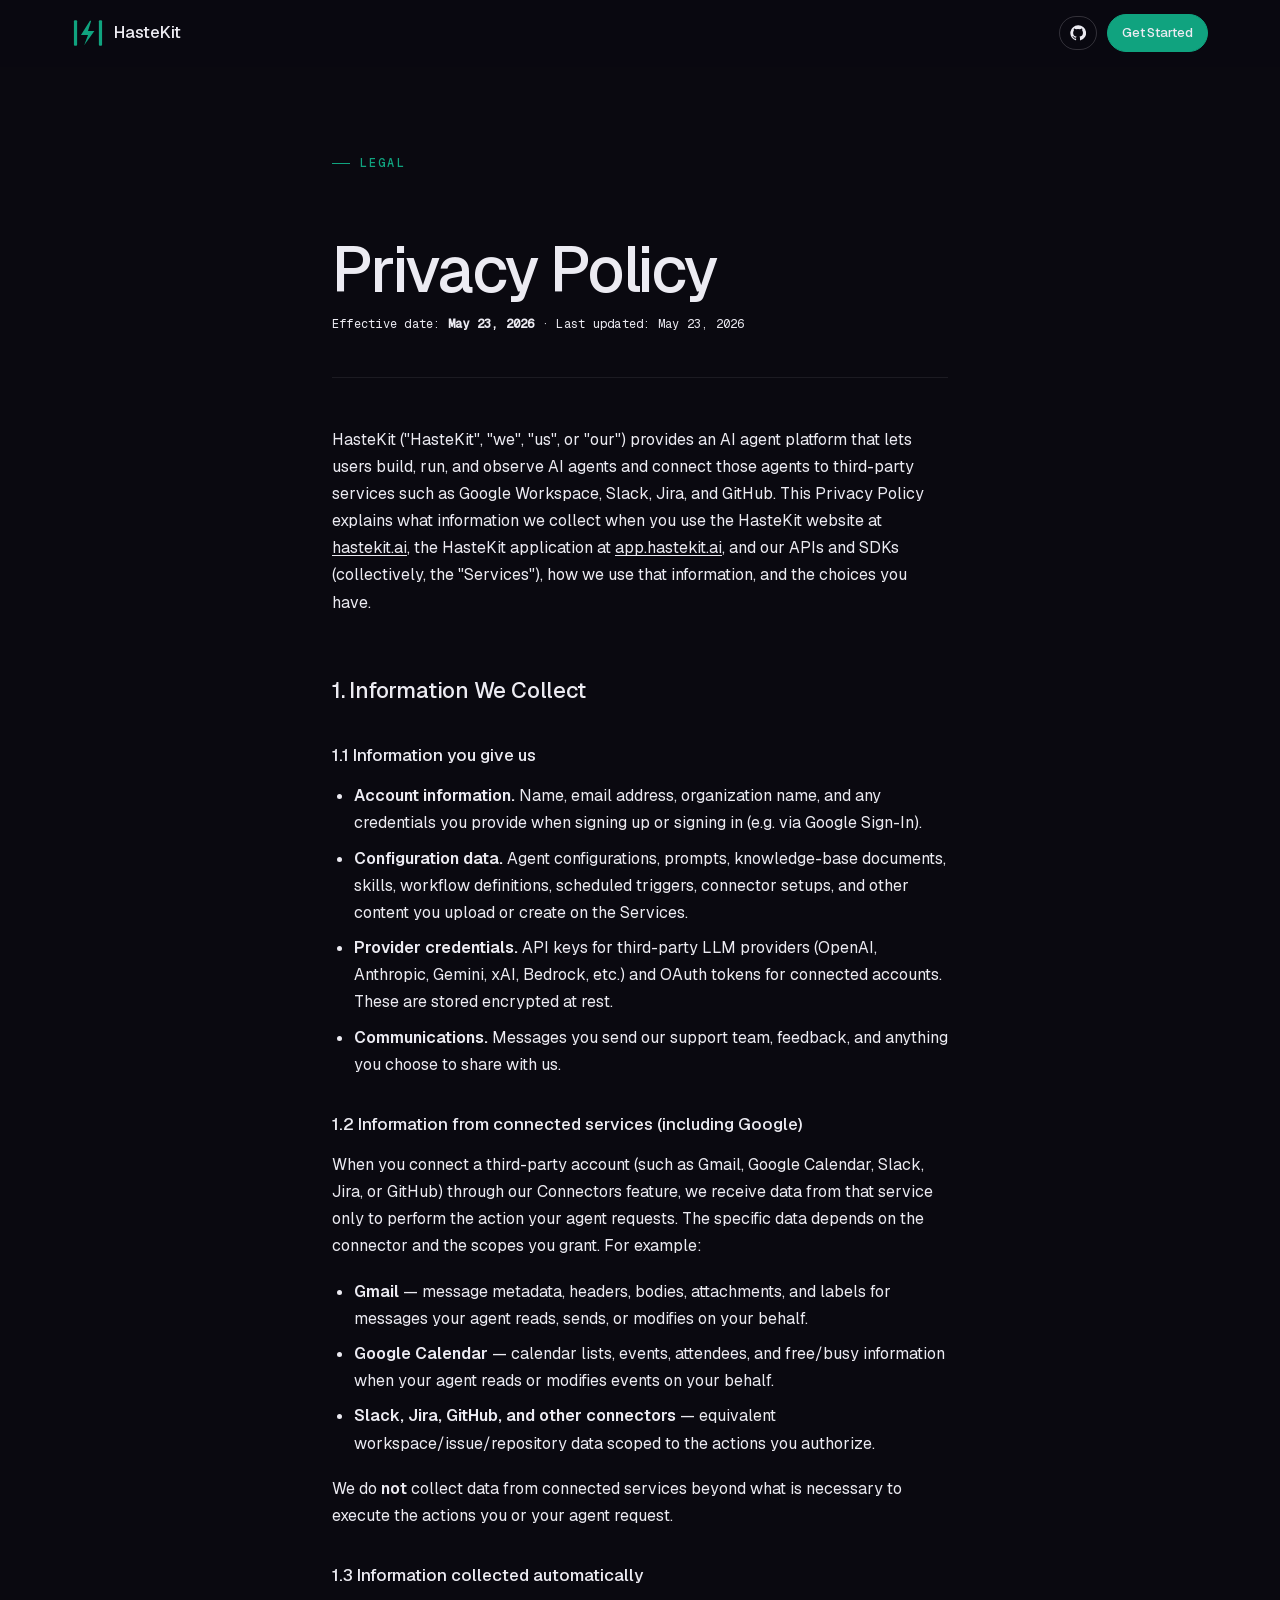
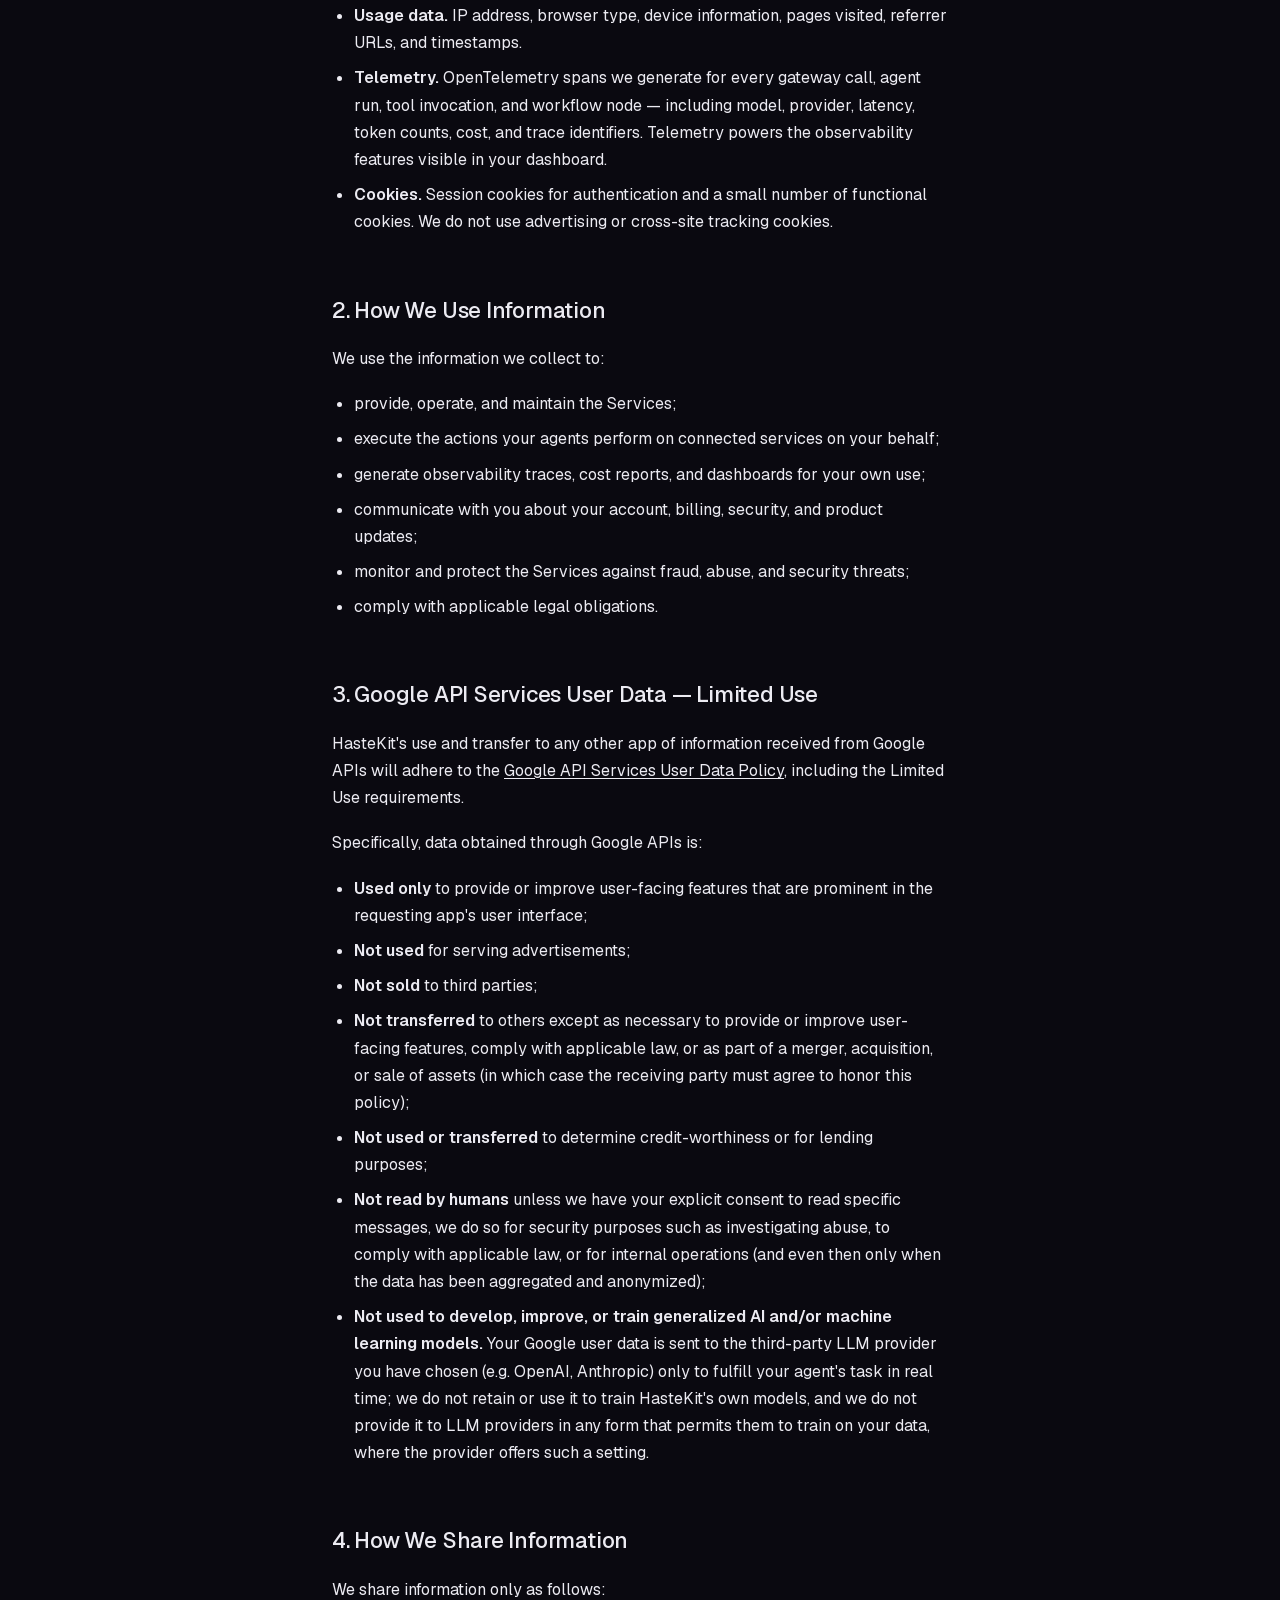
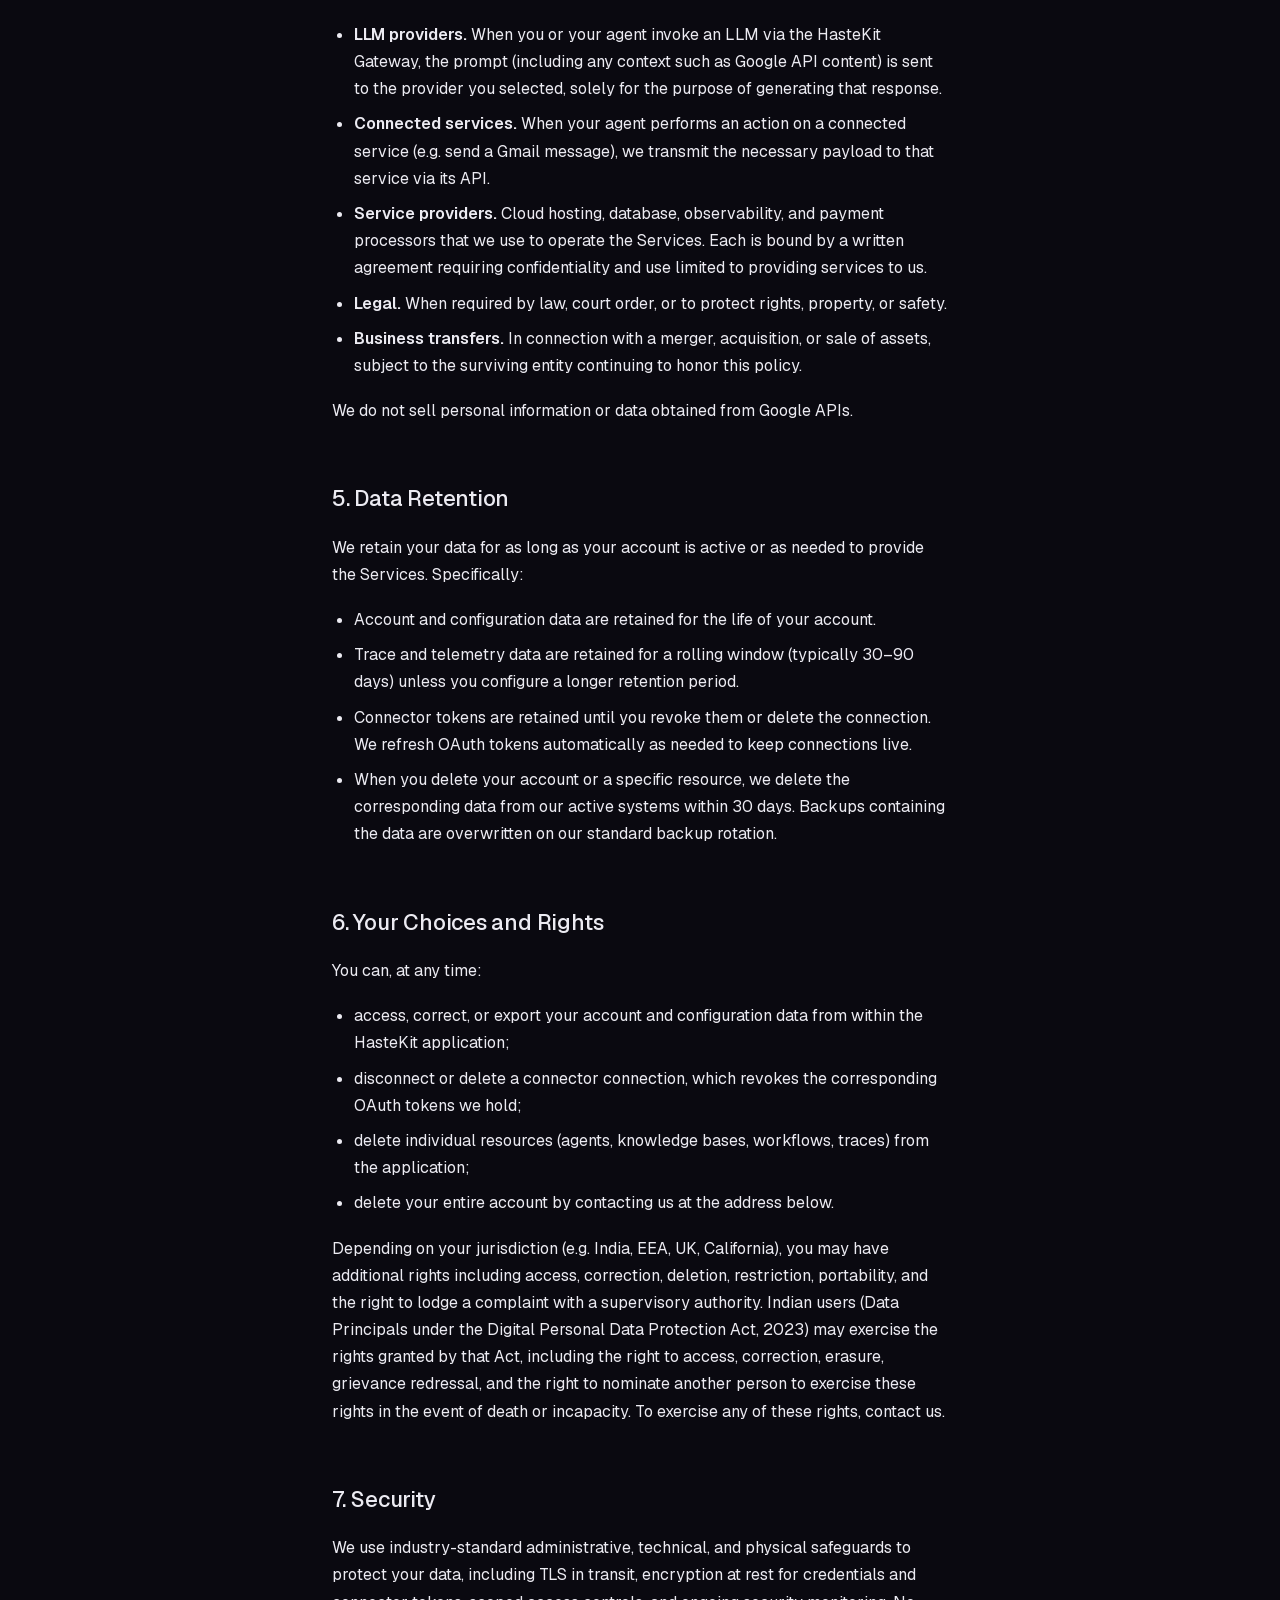
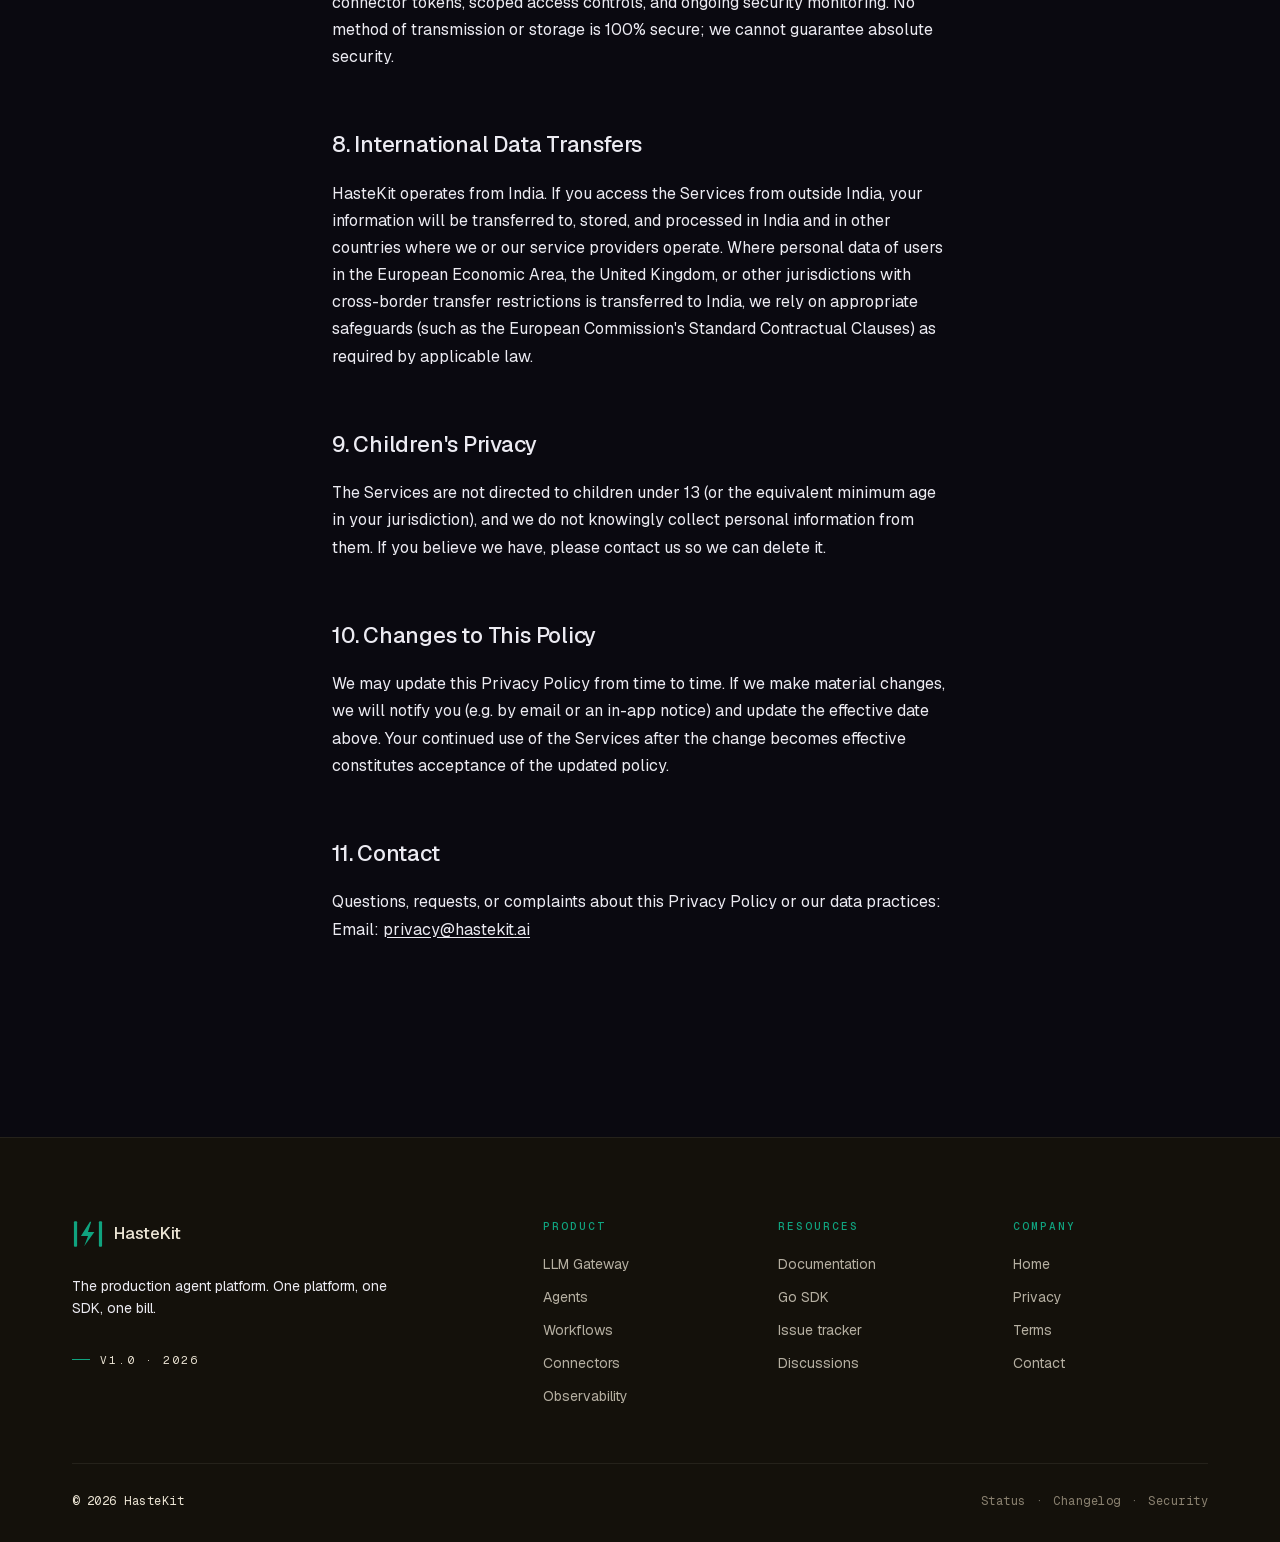
<file: website/privacy.html>
<!DOCTYPE html>
<html lang="en">
<head>
  <meta charset="utf-8">
  <meta name="viewport" content="width=device-width, initial-scale=1">
  <meta name="color-scheme" content="dark">
  <title>Privacy Policy — HasteKit</title>
  <meta name="description" content="HasteKit's privacy policy: what we collect, how we use it, and how we handle data from Google APIs and other connected services.">
  <link rel="canonical" href="https://hastekit.ai/privacy.html">
  <link rel="icon" type="image/x-icon" href="assets/hastekit-favicon.ico">
  <link rel="icon" type="image/svg+xml" href="assets/hastekit-logo.svg">
  <link rel="stylesheet" href="assets/styles.css">

  <!-- Google tag (gtag.js) -->
  <script async src="https://www.googletagmanager.com/gtag/js?id=G-VMGGRQQQV8"></script>
  <script>
    window.dataLayer = window.dataLayer || [];
    function gtag(){dataLayer.push(arguments);}
    gtag('js', new Date());

    gtag('config', 'G-VMGGRQQQV8');
  </script>

  <script src="https://cdn.logr-in.com/LogRocket.min.js" crossorigin="anonymous"></script>
  <script>window.LogRocket && window.LogRocket.init('efyxoz/hastekit');</script>
</head>
<body>
  <div class="fx-page legal-page">
    <header class="site-nav">
      <div class="nav-inner">
        <a href="/" class="nav-brand" aria-label="HasteKit">
          <img class="nav-brand-mark" src="assets/hastekit-logo.svg" alt="" aria-hidden="true">
          <span class="nav-brand-text">HasteKit</span>
        </a>
        <div class="nav-cta">
          <a class="btn btn-ghost nav-cta-github" href="https://github.com/hastekit/agent-sdk-go" target="_blank" rel="noopener" aria-label="GitHub">
            <svg class="nav-icon" viewBox="0 0 24 24" fill="currentColor" aria-hidden="true"><path d="M12 .5a11.5 11.5 0 0 0-3.64 22.41c.58.11.79-.25.79-.56v-2c-3.2.7-3.88-1.37-3.88-1.37-.52-1.34-1.28-1.69-1.28-1.69-1.05-.72.08-.7.08-.7 1.16.08 1.77 1.2 1.77 1.2 1.03 1.77 2.71 1.26 3.37.96.1-.75.4-1.26.73-1.55-2.55-.29-5.23-1.28-5.23-5.7 0-1.26.45-2.28 1.18-3.09-.12-.29-.51-1.46.11-3.04 0 0 .97-.31 3.18 1.18a11 11 0 0 1 5.78 0c2.2-1.49 3.17-1.18 3.17-1.18.63 1.58.24 2.75.12 3.04.74.81 1.18 1.83 1.18 3.09 0 4.43-2.69 5.4-5.25 5.69.41.36.78 1.06.78 2.14v3.17c0 .31.21.68.8.56A11.5 11.5 0 0 0 12 .5Z"/></svg>
          </a>
          <a class="btn btn-accent" href="https://app.hastekit.ai/" target="_blank" rel="noopener">Get Started</a>
        </div>
      </div>
    </header>

    <article class="legal-article">
      <header class="legal-header">
        <span class="kicker">Legal</span>
        <h1 class="display-l">Privacy Policy</h1>
        <p class="legal-meta">Effective date: <strong>May 23, 2026</strong> · Last updated: May 23, 2026</p>
      </header>

      <section class="legal-content">
        <p>
          HasteKit ("HasteKit", "we", "us", or "our") provides an AI agent platform that lets users
          build, run, and observe AI agents and connect those agents to third-party services such as
          Google Workspace, Slack, Jira, and GitHub. This Privacy Policy explains what information we
          collect when you use the HasteKit website at <a href="https://hastekit.ai">hastekit.ai</a>,
          the HasteKit application at <a href="https://app.hastekit.ai">app.hastekit.ai</a>, and our
          APIs and SDKs (collectively, the "Services"), how we use that information, and the choices
          you have.
        </p>

        <h2>1. Information We Collect</h2>

        <h3>1.1 Information you give us</h3>
        <ul>
          <li><strong>Account information.</strong> Name, email address, organization name, and any
            credentials you provide when signing up or signing in (e.g. via Google Sign-In).</li>
          <li><strong>Configuration data.</strong> Agent configurations, prompts, knowledge-base
            documents, skills, workflow definitions, scheduled triggers, connector setups, and other
            content you upload or create on the Services.</li>
          <li><strong>Provider credentials.</strong> API keys for third-party LLM providers (OpenAI,
            Anthropic, Gemini, xAI, Bedrock, etc.) and OAuth tokens for connected accounts. These are
            stored encrypted at rest.</li>
          <li><strong>Communications.</strong> Messages you send our support team, feedback, and
            anything you choose to share with us.</li>
        </ul>

        <h3>1.2 Information from connected services (including Google)</h3>
        <p>
          When you connect a third-party account (such as Gmail, Google Calendar, Slack, Jira, or
          GitHub) through our Connectors feature, we receive data from that service only to perform
          the action your agent requests. The specific data depends on the connector and the scopes
          you grant. For example:
        </p>
        <ul>
          <li><strong>Gmail</strong> — message metadata, headers, bodies, attachments, and labels for
            messages your agent reads, sends, or modifies on your behalf.</li>
          <li><strong>Google Calendar</strong> — calendar lists, events, attendees, and free/busy
            information when your agent reads or modifies events on your behalf.</li>
          <li><strong>Slack, Jira, GitHub, and other connectors</strong> — equivalent
            workspace/issue/repository data scoped to the actions you authorize.</li>
        </ul>
        <p>
          We do <strong>not</strong> collect data from connected services beyond what is necessary to
          execute the actions you or your agent request.
        </p>

        <h3>1.3 Information collected automatically</h3>
        <ul>
          <li><strong>Usage data.</strong> IP address, browser type, device information, pages
            visited, referrer URLs, and timestamps.</li>
          <li><strong>Telemetry.</strong> OpenTelemetry spans we generate for every gateway call,
            agent run, tool invocation, and workflow node — including model, provider, latency, token
            counts, cost, and trace identifiers. Telemetry powers the observability features visible
            in your dashboard.</li>
          <li><strong>Cookies.</strong> Session cookies for authentication and a small number of
            functional cookies. We do not use advertising or cross-site tracking cookies.</li>
        </ul>

        <h2>2. How We Use Information</h2>
        <p>We use the information we collect to:</p>
        <ul>
          <li>provide, operate, and maintain the Services;</li>
          <li>execute the actions your agents perform on connected services on your behalf;</li>
          <li>generate observability traces, cost reports, and dashboards for your own use;</li>
          <li>communicate with you about your account, billing, security, and product updates;</li>
          <li>monitor and protect the Services against fraud, abuse, and security threats;</li>
          <li>comply with applicable legal obligations.</li>
        </ul>

        <h2>3. Google API Services User Data — Limited Use</h2>
        <p>
          HasteKit's use and transfer to any other app of information received from Google APIs will
          adhere to the
          <a href="https://developers.google.com/terms/api-services-user-data-policy" target="_blank" rel="noopener">Google
          API Services User Data Policy</a>, including the Limited Use requirements.
        </p>
        <p>Specifically, data obtained through Google APIs is:</p>
        <ul>
          <li><strong>Used only</strong> to provide or improve user-facing features that are
            prominent in the requesting app's user interface;</li>
          <li><strong>Not used</strong> for serving advertisements;</li>
          <li><strong>Not sold</strong> to third parties;</li>
          <li><strong>Not transferred</strong> to others except as necessary to provide or improve
            user-facing features, comply with applicable law, or as part of a merger, acquisition,
            or sale of assets (in which case the receiving party must agree to honor this policy);</li>
          <li><strong>Not used or transferred</strong> to determine credit-worthiness or for lending
            purposes;</li>
          <li><strong>Not read by humans</strong> unless we have your explicit consent to read
            specific messages, we do so for security purposes such as investigating abuse, to comply
            with applicable law, or for internal operations (and even then only when the data has
            been aggregated and anonymized);</li>
          <li><strong>Not used to develop, improve, or train generalized AI and/or machine learning
            models.</strong> Your Google user data is sent to the third-party LLM provider you have
            chosen (e.g. OpenAI, Anthropic) only to fulfill your agent's task in real time; we do not
            retain or use it to train HasteKit's own models, and we do not provide it to LLM
            providers in any form that permits them to train on your data, where the provider offers
            such a setting.</li>
        </ul>

        <h2>4. How We Share Information</h2>
        <p>We share information only as follows:</p>
        <ul>
          <li><strong>LLM providers.</strong> When you or your agent invoke an LLM via the HasteKit
            Gateway, the prompt (including any context such as Google API content) is sent to the
            provider you selected, solely for the purpose of generating that response.</li>
          <li><strong>Connected services.</strong> When your agent performs an action on a connected
            service (e.g. send a Gmail message), we transmit the necessary payload to that service
            via its API.</li>
          <li><strong>Service providers.</strong> Cloud hosting, database, observability, and
            payment processors that we use to operate the Services. Each is bound by a written
            agreement requiring confidentiality and use limited to providing services to us.</li>
          <li><strong>Legal.</strong> When required by law, court order, or to protect rights,
            property, or safety.</li>
          <li><strong>Business transfers.</strong> In connection with a merger, acquisition, or sale
            of assets, subject to the surviving entity continuing to honor this policy.</li>
        </ul>
        <p>We do not sell personal information or data obtained from Google APIs.</p>

        <h2>5. Data Retention</h2>
        <p>
          We retain your data for as long as your account is active or as needed to provide the
          Services. Specifically:
        </p>
        <ul>
          <li>Account and configuration data are retained for the life of your account.</li>
          <li>Trace and telemetry data are retained for a rolling window (typically 30–90 days)
            unless you configure a longer retention period.</li>
          <li>Connector tokens are retained until you revoke them or delete the connection. We
            refresh OAuth tokens automatically as needed to keep connections live.</li>
          <li>When you delete your account or a specific resource, we delete the corresponding data
            from our active systems within 30 days. Backups containing the data are overwritten on
            our standard backup rotation.</li>
        </ul>

        <h2>6. Your Choices and Rights</h2>
        <p>You can, at any time:</p>
        <ul>
          <li>access, correct, or export your account and configuration data from within the
            HasteKit application;</li>
          <li>disconnect or delete a connector connection, which revokes the corresponding OAuth
            tokens we hold;</li>
          <li>delete individual resources (agents, knowledge bases, workflows, traces) from the
            application;</li>
          <li>delete your entire account by contacting us at the address below.</li>
        </ul>
        <p>
          Depending on your jurisdiction (e.g. India, EEA, UK, California), you may have additional
          rights including access, correction, deletion, restriction, portability, and the right to
          lodge a complaint with a supervisory authority. Indian users (Data Principals under the
          Digital Personal Data Protection Act, 2023) may exercise the rights granted by that Act,
          including the right to access, correction, erasure, grievance redressal, and the right to
          nominate another person to exercise these rights in the event of death or incapacity. To
          exercise any of these rights, contact us.
        </p>

        <h2>7. Security</h2>
        <p>
          We use industry-standard administrative, technical, and physical safeguards to protect
          your data, including TLS in transit, encryption at rest for credentials and connector
          tokens, scoped access controls, and ongoing security monitoring. No method of transmission
          or storage is 100% secure; we cannot guarantee absolute security.
        </p>

        <h2>8. International Data Transfers</h2>
        <p>
          HasteKit operates from India. If you access the Services from outside India, your
          information will be transferred to, stored, and processed in India and in other countries
          where we or our service providers operate. Where personal data of users in the European
          Economic Area, the United Kingdom, or other jurisdictions with cross-border transfer
          restrictions is transferred to India, we rely on appropriate safeguards (such as the
          European Commission's Standard Contractual Clauses) as required by applicable law.
        </p>

        <h2>9. Children's Privacy</h2>
        <p>
          The Services are not directed to children under 13 (or the equivalent minimum age in your
          jurisdiction), and we do not knowingly collect personal information from them. If you
          believe we have, please contact us so we can delete it.
        </p>

        <h2>10. Changes to This Policy</h2>
        <p>
          We may update this Privacy Policy from time to time. If we make material changes, we will
          notify you (e.g. by email or an in-app notice) and update the effective date above. Your
          continued use of the Services after the change becomes effective constitutes acceptance of
          the updated policy.
        </p>

        <h2>11. Contact</h2>
        <p>
          Questions, requests, or complaints about this Privacy Policy or our data practices:
          <br>
          Email: <a href="mailto:privacy@hastekit.ai">privacy@hastekit.ai</a>
        </p>
      </section>
    </article>

    <footer class="site-footer">
      <div class="footer-inner">
        <div class="footer-top">
          <div class="footer-brand">
            <a href="/" class="nav-brand" aria-label="HasteKit">
              <img class="nav-brand-mark" src="assets/hastekit-logo.svg" alt="" aria-hidden="true">
              <span class="footer-brand-name">HasteKit</span>
            </a>
            <p class="footer-tagline">The production agent platform. One platform, one SDK, one bill.</p>
            <div class="footer-kicker"><span class="footer-kicker-rule"></span>v1.0 · 2026</div>
          </div>
          <div class="footer-cols">
            <div class="footer-col">
              <h4 class="footer-col-title">Product</h4>
              <a href="/#features">LLM Gateway</a>
              <a href="/#features">Agents</a>
              <a href="/#features">Workflows</a>
              <a href="/#features">Connectors</a>
              <a href="/#features">Observability</a>
            </div>
            <div class="footer-col">
              <h4 class="footer-col-title">Resources</h4>
              <a href="https://hastekit.ai/docs" target="_blank" rel="noopener">Documentation</a>
              <a href="https://github.com/hastekit/agent-sdk-go" target="_blank" rel="noopener">Go SDK</a>
              <a href="https://github.com/hastekit/agent-sdk-go/issues" target="_blank" rel="noopener">Issue tracker</a>
              <a href="https://github.com/hastekit/agent-sdk-go/discussions" target="_blank" rel="noopener">Discussions</a>
            </div>
            <div class="footer-col">
              <h4 class="footer-col-title">Company</h4>
              <a href="/">Home</a>
              <a href="/privacy.html">Privacy</a>
              <a href="/terms.html">Terms</a>
              <a href="mailto:praveen@hastekit.ai">Contact</a>
            </div>
          </div>
        </div>
        <div class="footer-bottom">
          <span>© 2026 HasteKit</span>
          <span class="footer-meta">
            <a href="#">Status</a>
            <span class="footer-meta-dot">·</span>
            <a href="#">Changelog</a>
            <span class="footer-meta-dot">·</span>
            <a href="#">Security</a>
          </span>
        </div>
      </div>
    </footer>
  </div>
</body>
</html>
</file>
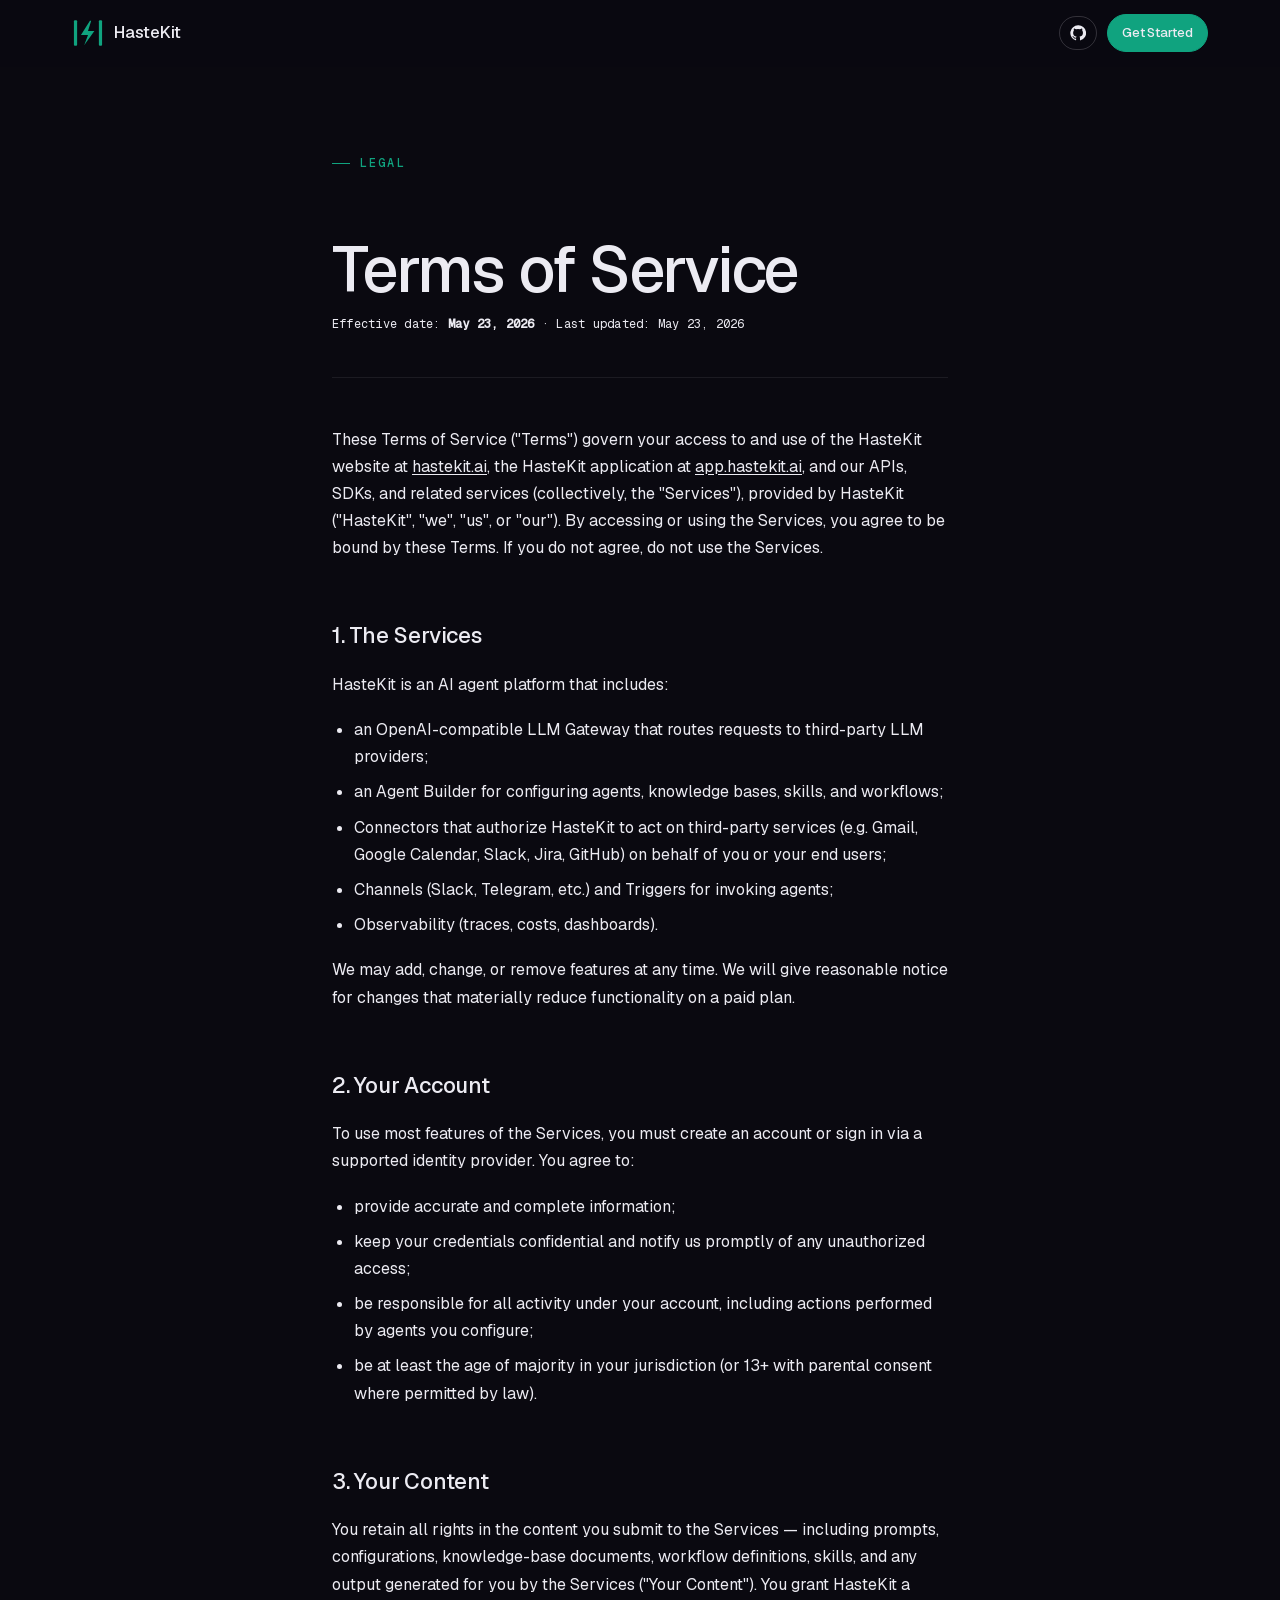
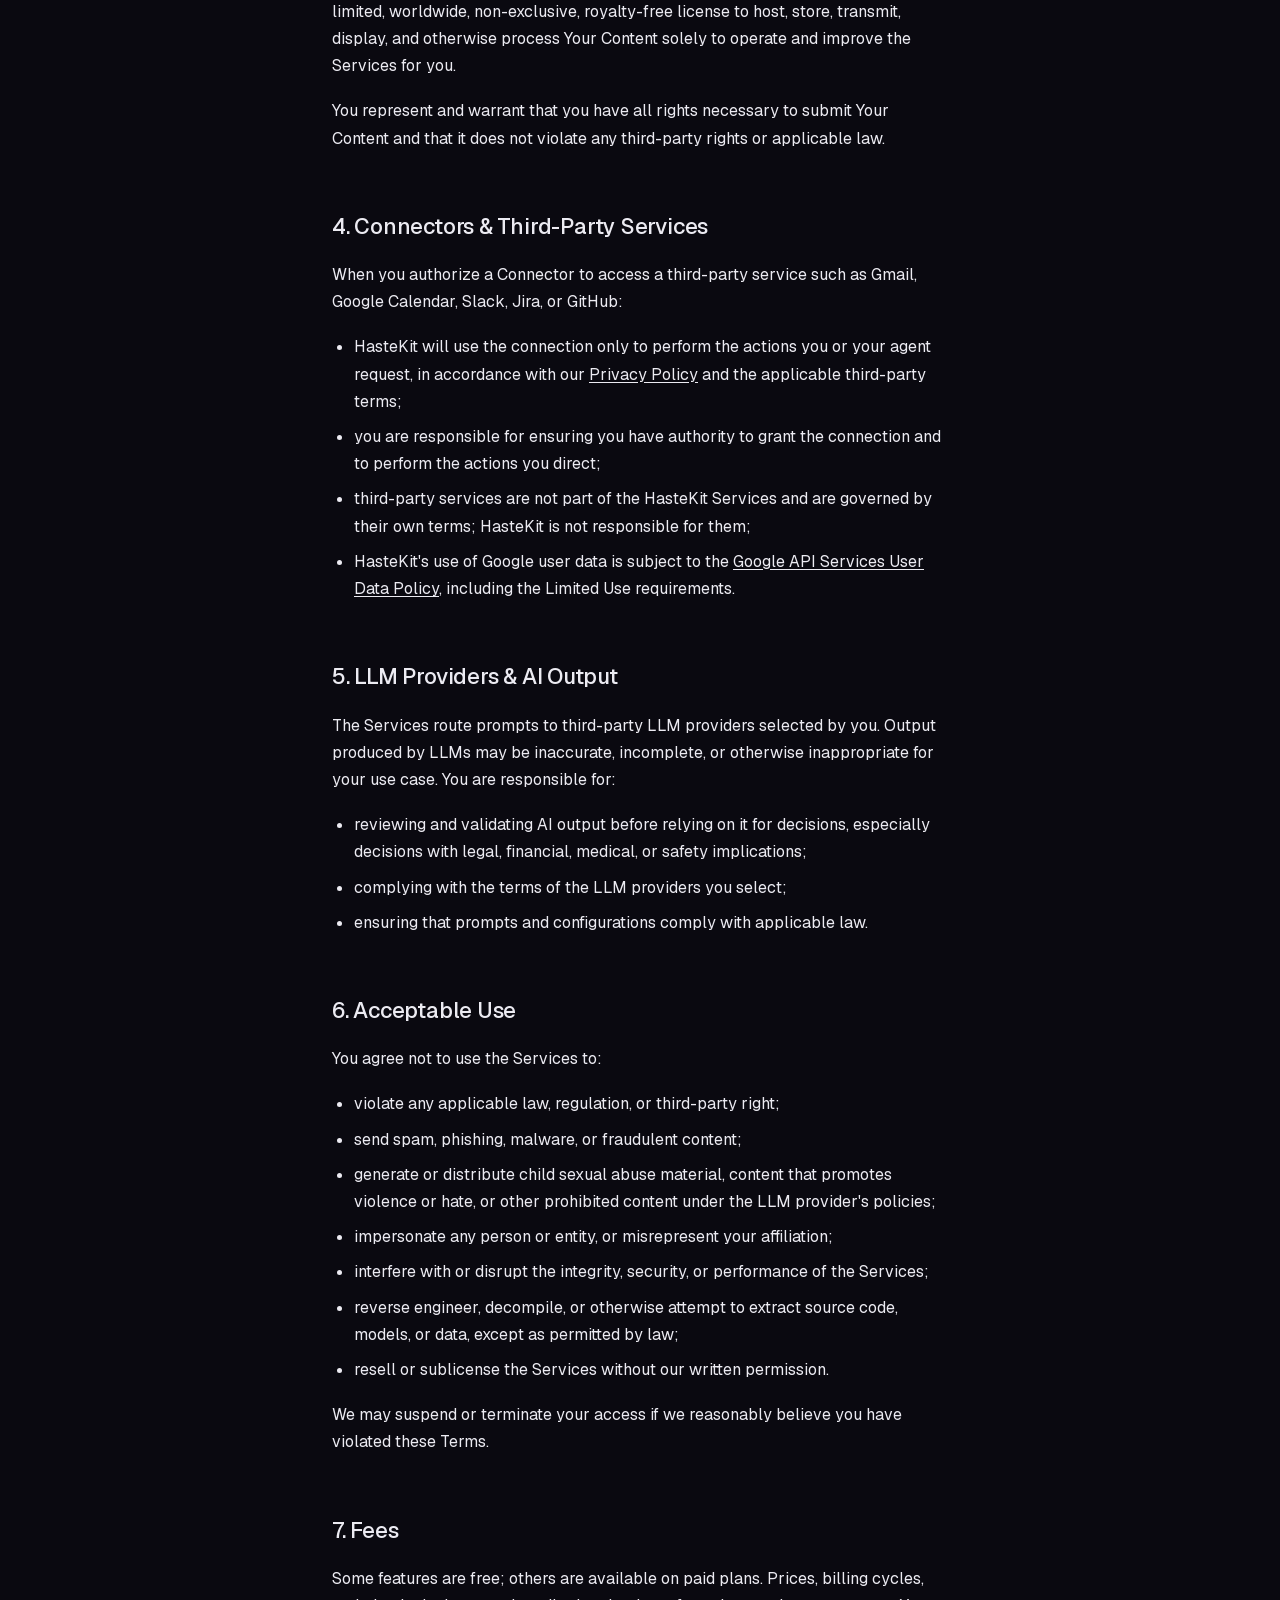
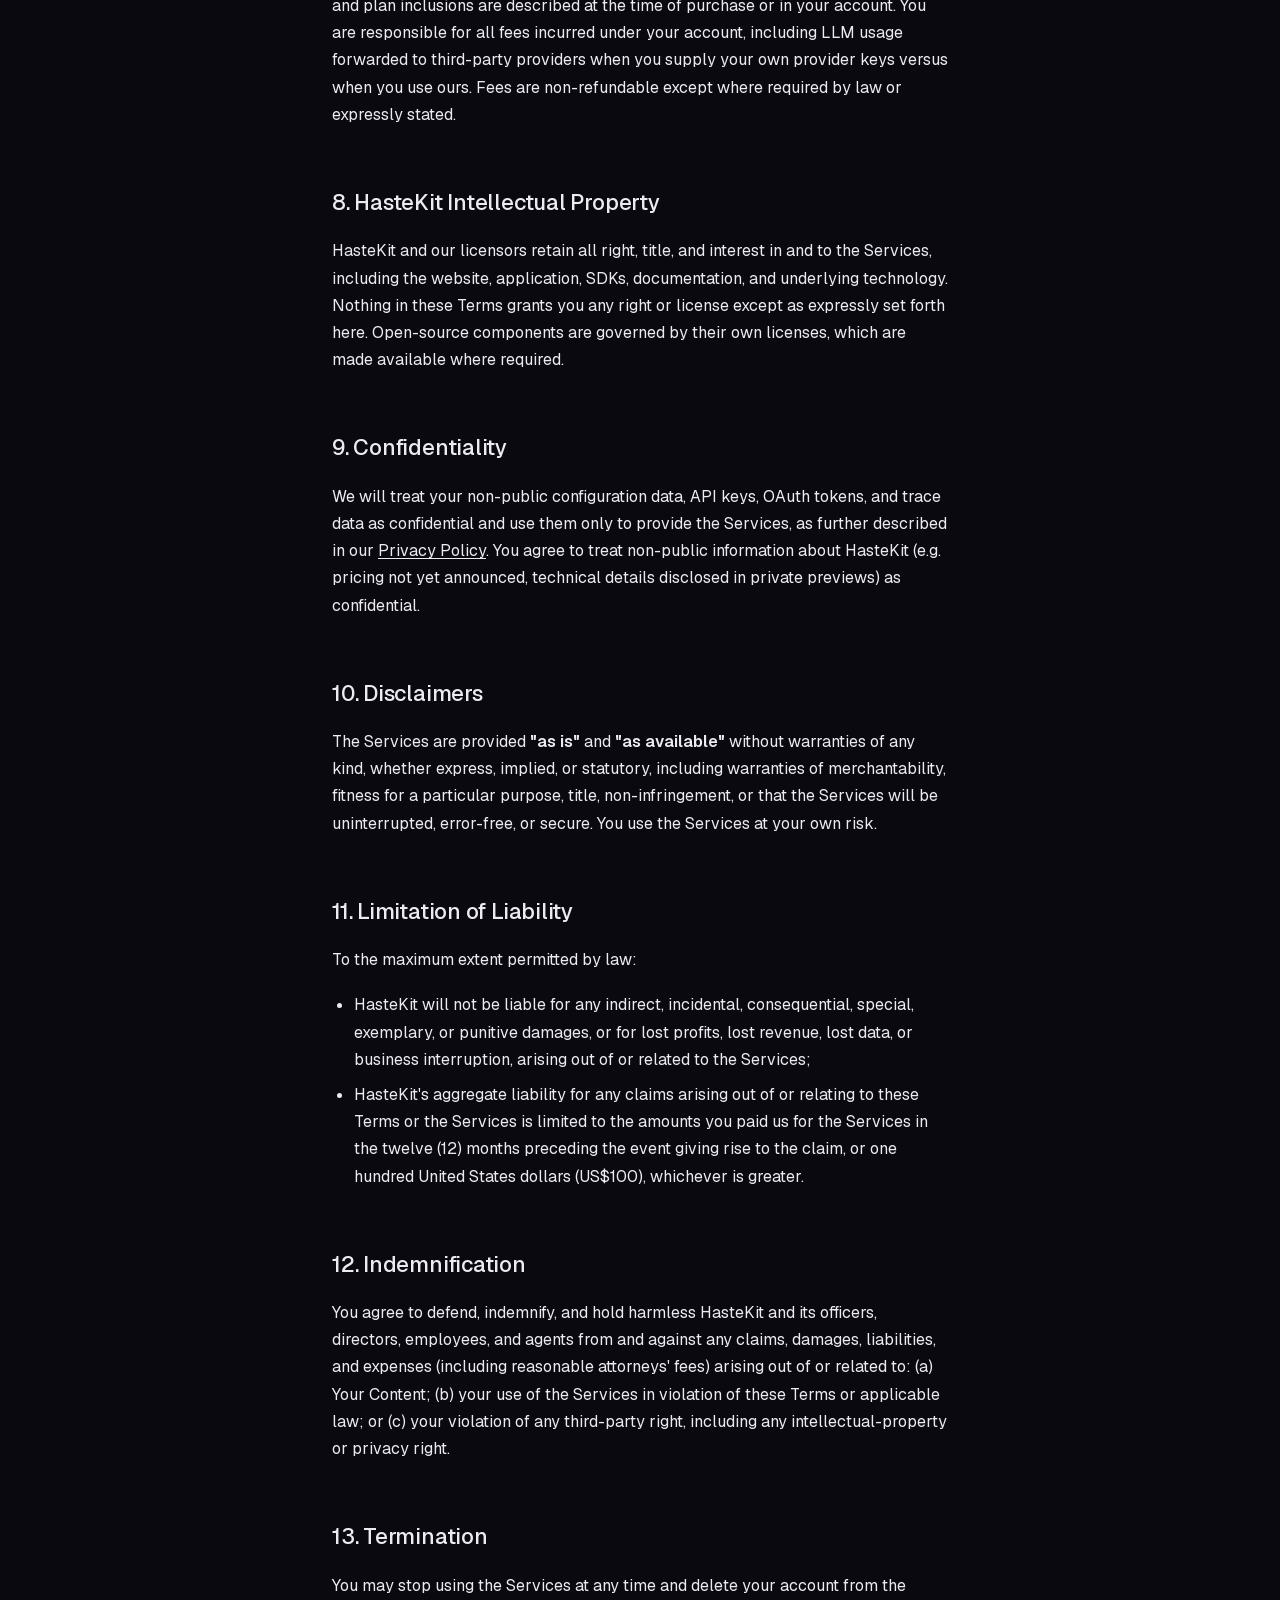
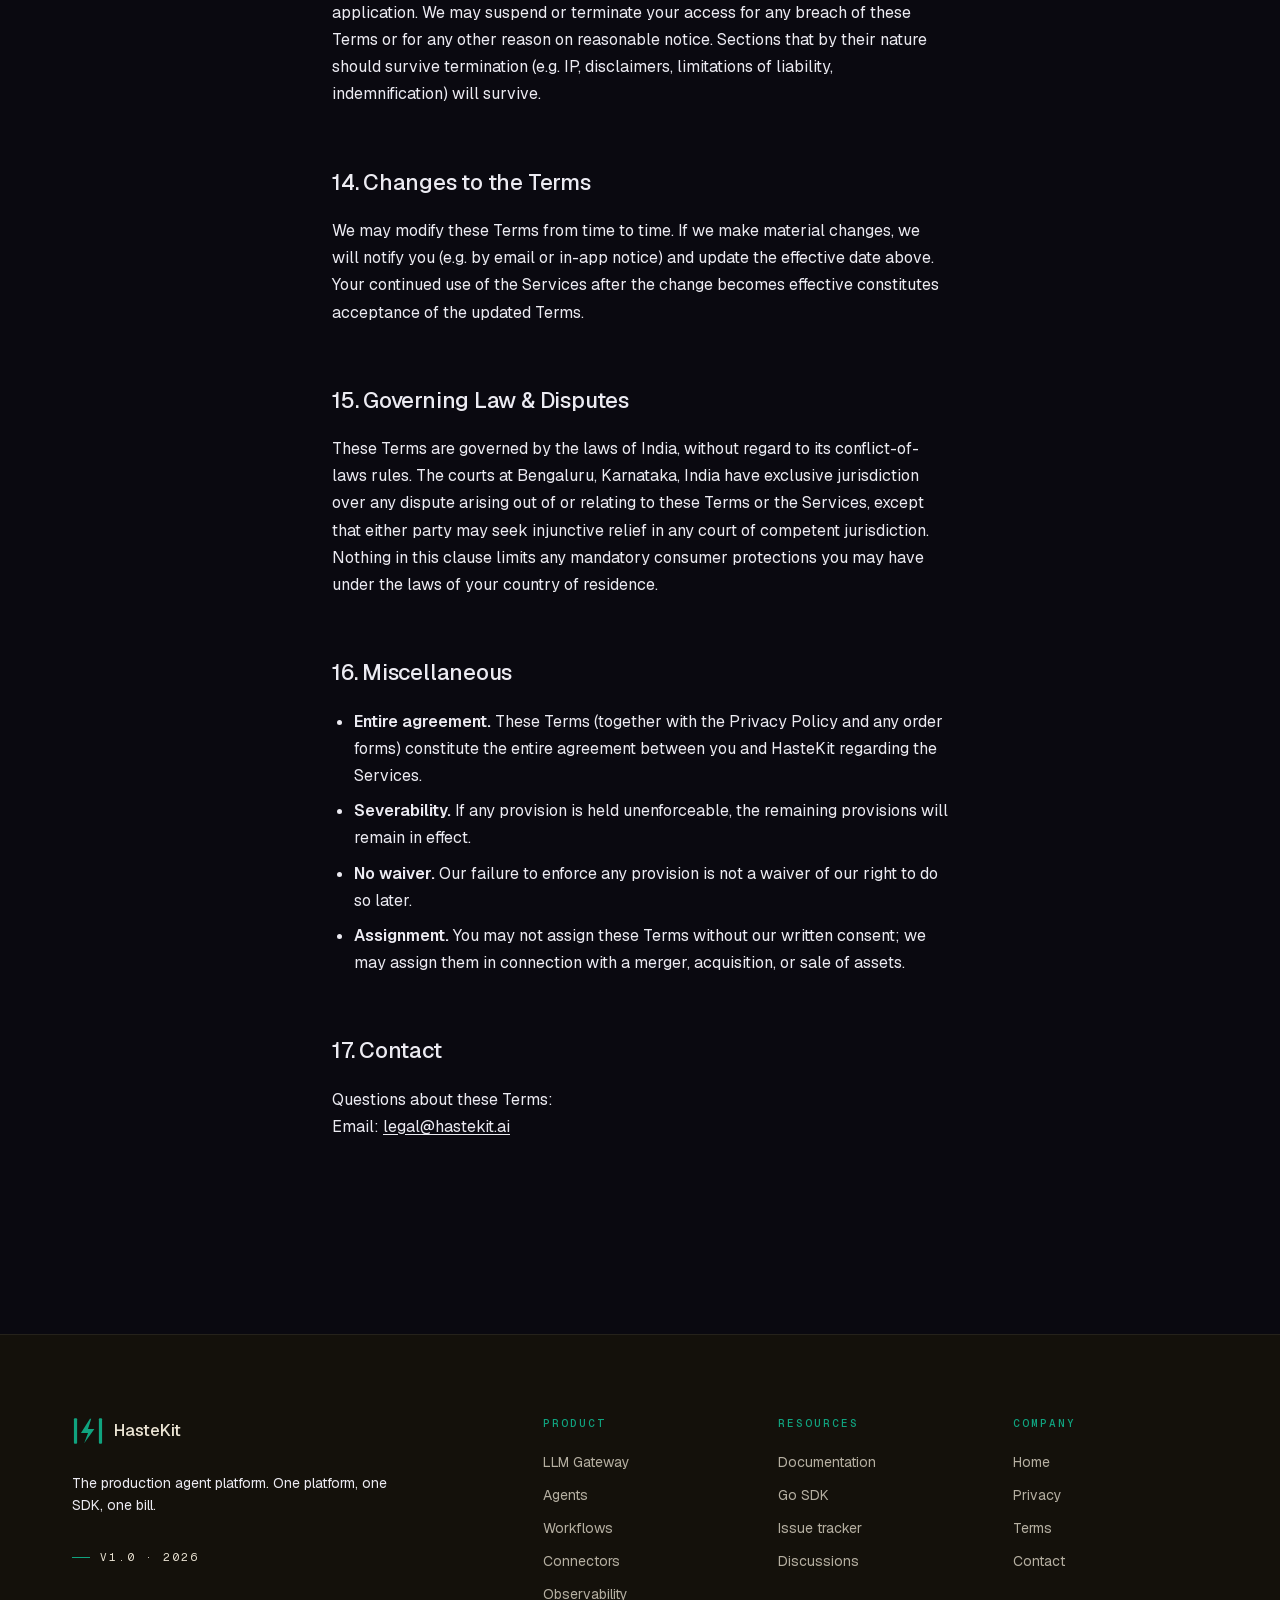
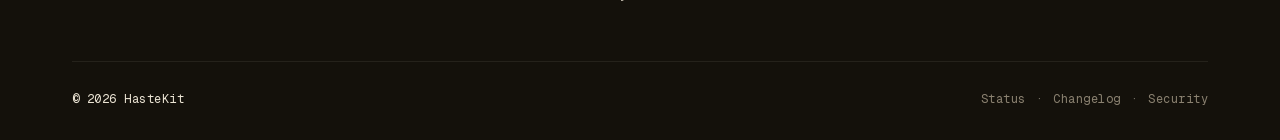
<file: website/terms.html>
<!DOCTYPE html>
<html lang="en">
<head>
  <meta charset="utf-8">
  <meta name="viewport" content="width=device-width, initial-scale=1">
  <meta name="color-scheme" content="dark">
  <title>Terms of Service — HasteKit</title>
  <meta name="description" content="HasteKit's terms of service: the agreement that governs your use of the HasteKit platform, SDK, and connected services.">
  <link rel="canonical" href="https://hastekit.ai/terms.html">
  <link rel="icon" type="image/x-icon" href="assets/hastekit-favicon.ico">
  <link rel="icon" type="image/svg+xml" href="assets/hastekit-logo.svg">
  <link rel="stylesheet" href="assets/styles.css">

  <!-- Google tag (gtag.js) -->
  <script async src="https://www.googletagmanager.com/gtag/js?id=G-VMGGRQQQV8"></script>
  <script>
    window.dataLayer = window.dataLayer || [];
    function gtag(){dataLayer.push(arguments);}
    gtag('js', new Date());

    gtag('config', 'G-VMGGRQQQV8');
  </script>

  <script src="https://cdn.logr-in.com/LogRocket.min.js" crossorigin="anonymous"></script>
  <script>window.LogRocket && window.LogRocket.init('efyxoz/hastekit');</script>
</head>
<body>
  <div class="fx-page legal-page">
    <header class="site-nav">
      <div class="nav-inner">
        <a href="/" class="nav-brand" aria-label="HasteKit">
          <img class="nav-brand-mark" src="assets/hastekit-logo.svg" alt="" aria-hidden="true">
          <span class="nav-brand-text">HasteKit</span>
        </a>
        <div class="nav-cta">
          <a class="btn btn-ghost nav-cta-github" href="https://github.com/hastekit/agent-sdk-go" target="_blank" rel="noopener" aria-label="GitHub">
            <svg class="nav-icon" viewBox="0 0 24 24" fill="currentColor" aria-hidden="true"><path d="M12 .5a11.5 11.5 0 0 0-3.64 22.41c.58.11.79-.25.79-.56v-2c-3.2.7-3.88-1.37-3.88-1.37-.52-1.34-1.28-1.69-1.28-1.69-1.05-.72.08-.7.08-.7 1.16.08 1.77 1.2 1.77 1.2 1.03 1.77 2.71 1.26 3.37.96.1-.75.4-1.26.73-1.55-2.55-.29-5.23-1.28-5.23-5.7 0-1.26.45-2.28 1.18-3.09-.12-.29-.51-1.46.11-3.04 0 0 .97-.31 3.18 1.18a11 11 0 0 1 5.78 0c2.2-1.49 3.17-1.18 3.17-1.18.63 1.58.24 2.75.12 3.04.74.81 1.18 1.83 1.18 3.09 0 4.43-2.69 5.4-5.25 5.69.41.36.78 1.06.78 2.14v3.17c0 .31.21.68.8.56A11.5 11.5 0 0 0 12 .5Z"/></svg>
          </a>
          <a class="btn btn-accent" href="https://app.hastekit.ai/" target="_blank" rel="noopener">Get Started</a>
        </div>
      </div>
    </header>

    <article class="legal-article">
      <header class="legal-header">
        <span class="kicker">Legal</span>
        <h1 class="display-l">Terms of Service</h1>
        <p class="legal-meta">Effective date: <strong>May 23, 2026</strong> · Last updated: May 23, 2026</p>
      </header>

      <section class="legal-content">
        <p>
          These Terms of Service ("Terms") govern your access to and use of the HasteKit website at
          <a href="https://hastekit.ai">hastekit.ai</a>, the HasteKit application at
          <a href="https://app.hastekit.ai">app.hastekit.ai</a>, and our APIs, SDKs, and related
          services (collectively, the "Services"), provided by HasteKit ("HasteKit", "we", "us", or
          "our"). By accessing or using the Services, you agree to be bound by these Terms. If you
          do not agree, do not use the Services.
        </p>

        <h2>1. The Services</h2>
        <p>
          HasteKit is an AI agent platform that includes:
        </p>
        <ul>
          <li>an OpenAI-compatible LLM Gateway that routes requests to third-party LLM providers;</li>
          <li>an Agent Builder for configuring agents, knowledge bases, skills, and workflows;</li>
          <li>Connectors that authorize HasteKit to act on third-party services (e.g. Gmail, Google
            Calendar, Slack, Jira, GitHub) on behalf of you or your end users;</li>
          <li>Channels (Slack, Telegram, etc.) and Triggers for invoking agents;</li>
          <li>Observability (traces, costs, dashboards).</li>
        </ul>
        <p>
          We may add, change, or remove features at any time. We will give reasonable notice for
          changes that materially reduce functionality on a paid plan.
        </p>

        <h2>2. Your Account</h2>
        <p>
          To use most features of the Services, you must create an account or sign in via a
          supported identity provider. You agree to:
        </p>
        <ul>
          <li>provide accurate and complete information;</li>
          <li>keep your credentials confidential and notify us promptly of any unauthorized access;</li>
          <li>be responsible for all activity under your account, including actions performed by
            agents you configure;</li>
          <li>be at least the age of majority in your jurisdiction (or 13+ with parental consent
            where permitted by law).</li>
        </ul>

        <h2>3. Your Content</h2>
        <p>
          You retain all rights in the content you submit to the Services — including prompts,
          configurations, knowledge-base documents, workflow definitions, skills, and any output
          generated for you by the Services ("Your Content"). You grant HasteKit a limited,
          worldwide, non-exclusive, royalty-free license to host, store, transmit, display, and
          otherwise process Your Content solely to operate and improve the Services for you.
        </p>
        <p>
          You represent and warrant that you have all rights necessary to submit Your Content and
          that it does not violate any third-party rights or applicable law.
        </p>

        <h2>4. Connectors &amp; Third-Party Services</h2>
        <p>
          When you authorize a Connector to access a third-party service such as Gmail, Google
          Calendar, Slack, Jira, or GitHub:
        </p>
        <ul>
          <li>HasteKit will use the connection only to perform the actions you or your agent
            request, in accordance with our
            <a href="/privacy.html">Privacy Policy</a> and the applicable third-party terms;</li>
          <li>you are responsible for ensuring you have authority to grant the connection and to
            perform the actions you direct;</li>
          <li>third-party services are not part of the HasteKit Services and are governed by their
            own terms; HasteKit is not responsible for them;</li>
          <li>HasteKit's use of Google user data is subject to the
            <a href="https://developers.google.com/terms/api-services-user-data-policy" target="_blank" rel="noopener">Google
            API Services User Data Policy</a>, including the Limited Use requirements.</li>
        </ul>

        <h2>5. LLM Providers &amp; AI Output</h2>
        <p>
          The Services route prompts to third-party LLM providers selected by you. Output produced
          by LLMs may be inaccurate, incomplete, or otherwise inappropriate for your use case. You
          are responsible for:
        </p>
        <ul>
          <li>reviewing and validating AI output before relying on it for decisions, especially
            decisions with legal, financial, medical, or safety implications;</li>
          <li>complying with the terms of the LLM providers you select;</li>
          <li>ensuring that prompts and configurations comply with applicable law.</li>
        </ul>

        <h2>6. Acceptable Use</h2>
        <p>You agree not to use the Services to:</p>
        <ul>
          <li>violate any applicable law, regulation, or third-party right;</li>
          <li>send spam, phishing, malware, or fraudulent content;</li>
          <li>generate or distribute child sexual abuse material, content that promotes violence or
            hate, or other prohibited content under the LLM provider's policies;</li>
          <li>impersonate any person or entity, or misrepresent your affiliation;</li>
          <li>interfere with or disrupt the integrity, security, or performance of the Services;</li>
          <li>reverse engineer, decompile, or otherwise attempt to extract source code, models, or
            data, except as permitted by law;</li>
          <li>resell or sublicense the Services without our written permission.</li>
        </ul>
        <p>We may suspend or terminate your access if we reasonably believe you have violated these Terms.</p>

        <h2>7. Fees</h2>
        <p>
          Some features are free; others are available on paid plans. Prices, billing cycles, and
          plan inclusions are described at the time of purchase or in your account. You are
          responsible for all fees incurred under your account, including LLM usage forwarded to
          third-party providers when you supply your own provider keys versus when you use ours.
          Fees are non-refundable except where required by law or expressly stated.
        </p>

        <h2>8. HasteKit Intellectual Property</h2>
        <p>
          HasteKit and our licensors retain all right, title, and interest in and to the Services,
          including the website, application, SDKs, documentation, and underlying technology.
          Nothing in these Terms grants you any right or license except as expressly set forth here.
          Open-source components are governed by their own licenses, which are made available where
          required.
        </p>

        <h2>9. Confidentiality</h2>
        <p>
          We will treat your non-public configuration data, API keys, OAuth tokens, and trace data
          as confidential and use them only to provide the Services, as further described in our
          <a href="/privacy.html">Privacy Policy</a>. You agree to treat non-public information
          about HasteKit (e.g. pricing not yet announced, technical details disclosed in private
          previews) as confidential.
        </p>

        <h2>10. Disclaimers</h2>
        <p>
          The Services are provided <strong>"as is"</strong> and <strong>"as available"</strong>
          without warranties of any kind, whether express, implied, or statutory, including
          warranties of merchantability, fitness for a particular purpose, title, non-infringement,
          or that the Services will be uninterrupted, error-free, or secure. You use the Services at
          your own risk.
        </p>

        <h2>11. Limitation of Liability</h2>
        <p>
          To the maximum extent permitted by law:
        </p>
        <ul>
          <li>HasteKit will not be liable for any indirect, incidental, consequential, special,
            exemplary, or punitive damages, or for lost profits, lost revenue, lost data, or
            business interruption, arising out of or related to the Services;</li>
          <li>HasteKit's aggregate liability for any claims arising out of or relating to these
            Terms or the Services is limited to the amounts you paid us for the Services in the
            twelve (12) months preceding the event giving rise to the claim, or one hundred United
            States dollars (US$100), whichever is greater.</li>
        </ul>

        <h2>12. Indemnification</h2>
        <p>
          You agree to defend, indemnify, and hold harmless HasteKit and its officers, directors,
          employees, and agents from and against any claims, damages, liabilities, and expenses
          (including reasonable attorneys' fees) arising out of or related to: (a) Your Content; (b)
          your use of the Services in violation of these Terms or applicable law; or (c) your
          violation of any third-party right, including any intellectual-property or privacy right.
        </p>

        <h2>13. Termination</h2>
        <p>
          You may stop using the Services at any time and delete your account from the application.
          We may suspend or terminate your access for any breach of these Terms or for any other
          reason on reasonable notice. Sections that by their nature should survive termination
          (e.g. IP, disclaimers, limitations of liability, indemnification) will survive.
        </p>

        <h2>14. Changes to the Terms</h2>
        <p>
          We may modify these Terms from time to time. If we make material changes, we will notify
          you (e.g. by email or in-app notice) and update the effective date above. Your continued
          use of the Services after the change becomes effective constitutes acceptance of the
          updated Terms.
        </p>

        <h2>15. Governing Law &amp; Disputes</h2>
        <p>
          These Terms are governed by the laws of India, without regard to its conflict-of-laws
          rules. The courts at Bengaluru, Karnataka, India have exclusive jurisdiction over any
          dispute arising out of or relating to these Terms or the Services, except that either
          party may seek injunctive relief in any court of competent jurisdiction. Nothing in this
          clause limits any mandatory consumer protections you may have under the laws of your
          country of residence.
        </p>

        <h2>16. Miscellaneous</h2>
        <ul>
          <li><strong>Entire agreement.</strong> These Terms (together with the Privacy Policy and
            any order forms) constitute the entire agreement between you and HasteKit regarding the
            Services.</li>
          <li><strong>Severability.</strong> If any provision is held unenforceable, the remaining
            provisions will remain in effect.</li>
          <li><strong>No waiver.</strong> Our failure to enforce any provision is not a waiver of
            our right to do so later.</li>
          <li><strong>Assignment.</strong> You may not assign these Terms without our written
            consent; we may assign them in connection with a merger, acquisition, or sale of
            assets.</li>
        </ul>

        <h2>17. Contact</h2>
        <p>
          Questions about these Terms:
          <br>
          Email: <a href="mailto:legal@hastekit.ai">legal@hastekit.ai</a>
        </p>
      </section>
    </article>

    <footer class="site-footer">
      <div class="footer-inner">
        <div class="footer-top">
          <div class="footer-brand">
            <a href="/" class="nav-brand" aria-label="HasteKit">
              <img class="nav-brand-mark" src="assets/hastekit-logo.svg" alt="" aria-hidden="true">
              <span class="footer-brand-name">HasteKit</span>
            </a>
            <p class="footer-tagline">The production agent platform. One platform, one SDK, one bill.</p>
            <div class="footer-kicker"><span class="footer-kicker-rule"></span>v1.0 · 2026</div>
          </div>
          <div class="footer-cols">
            <div class="footer-col">
              <h4 class="footer-col-title">Product</h4>
              <a href="/#features">LLM Gateway</a>
              <a href="/#features">Agents</a>
              <a href="/#features">Workflows</a>
              <a href="/#features">Connectors</a>
              <a href="/#features">Observability</a>
            </div>
            <div class="footer-col">
              <h4 class="footer-col-title">Resources</h4>
              <a href="https://hastekit.ai/docs" target="_blank" rel="noopener">Documentation</a>
              <a href="https://github.com/hastekit/agent-sdk-go" target="_blank" rel="noopener">Go SDK</a>
              <a href="https://github.com/hastekit/agent-sdk-go/issues" target="_blank" rel="noopener">Issue tracker</a>
              <a href="https://github.com/hastekit/agent-sdk-go/discussions" target="_blank" rel="noopener">Discussions</a>
            </div>
            <div class="footer-col">
              <h4 class="footer-col-title">Company</h4>
              <a href="/">Home</a>
              <a href="/privacy.html">Privacy</a>
              <a href="/terms.html">Terms</a>
              <a href="mailto:praveen@hastekit.ai">Contact</a>
            </div>
          </div>
        </div>
        <div class="footer-bottom">
          <span>© 2026 HasteKit</span>
          <span class="footer-meta">
            <a href="#">Status</a>
            <span class="footer-meta-dot">·</span>
            <a href="#">Changelog</a>
            <span class="footer-meta-dot">·</span>
            <a href="#">Security</a>
          </span>
        </div>
      </div>
    </footer>
  </div>
</body>
</html>
</file>
<file: website/assets/styles.css>
/* ════════════════════════════════════════════════════════════
   Block 1 — Font @font-face declarations (Geist · Geist Mono · Newsreader)
   ══════════════════════════════════════════════════════════ */
/* cyrillic-ext */
@font-face {
  font-family: 'Geist';
  font-style: normal;
  font-weight: 300;
  font-display: swap;
  src: url("fonts/Geist-cyrillic-ext.woff2") format('woff2');
  unicode-range: U+0460-052F, U+1C80-1C8A, U+20B4, U+2DE0-2DFF, U+A640-A69F, U+FE2E-FE2F;
}
/* cyrillic */
@font-face {
  font-family: 'Geist';
  font-style: normal;
  font-weight: 300;
  font-display: swap;
  src: url("fonts/Geist-cyrillic.woff2") format('woff2');
  unicode-range: U+0301, U+0400-045F, U+0490-0491, U+04B0-04B1, U+2116;
}
/* vietnamese */
@font-face {
  font-family: 'Geist';
  font-style: normal;
  font-weight: 300;
  font-display: swap;
  src: url("fonts/Geist-vietnamese.woff2") format('woff2');
  unicode-range: U+0102-0103, U+0110-0111, U+0128-0129, U+0168-0169, U+01A0-01A1, U+01AF-01B0, U+0300-0301, U+0303-0304, U+0308-0309, U+0323, U+0329, U+1EA0-1EF9, U+20AB;
}
/* latin-ext */
@font-face {
  font-family: 'Geist';
  font-style: normal;
  font-weight: 300;
  font-display: swap;
  src: url("fonts/Geist-latin-ext.woff2") format('woff2');
  unicode-range: U+0100-02BA, U+02BD-02C5, U+02C7-02CC, U+02CE-02D7, U+02DD-02FF, U+0304, U+0308, U+0329, U+1D00-1DBF, U+1E00-1E9F, U+1EF2-1EFF, U+2020, U+20A0-20AB, U+20AD-20C0, U+2113, U+2C60-2C7F, U+A720-A7FF;
}
/* latin */
@font-face {
  font-family: 'Geist';
  font-style: normal;
  font-weight: 300;
  font-display: swap;
  src: url("fonts/Geist-latin.woff2") format('woff2');
  unicode-range: U+0000-00FF, U+0131, U+0152-0153, U+02BB-02BC, U+02C6, U+02DA, U+02DC, U+0304, U+0308, U+0329, U+2000-206F, U+20AC, U+2122, U+2191, U+2193, U+2212, U+2215, U+FEFF, U+FFFD;
}
/* cyrillic-ext */
@font-face {
  font-family: 'Geist';
  font-style: normal;
  font-weight: 400;
  font-display: swap;
  src: url("fonts/Geist-cyrillic-ext.woff2") format('woff2');
  unicode-range: U+0460-052F, U+1C80-1C8A, U+20B4, U+2DE0-2DFF, U+A640-A69F, U+FE2E-FE2F;
}
/* cyrillic */
@font-face {
  font-family: 'Geist';
  font-style: normal;
  font-weight: 400;
  font-display: swap;
  src: url("fonts/Geist-cyrillic.woff2") format('woff2');
  unicode-range: U+0301, U+0400-045F, U+0490-0491, U+04B0-04B1, U+2116;
}
/* vietnamese */
@font-face {
  font-family: 'Geist';
  font-style: normal;
  font-weight: 400;
  font-display: swap;
  src: url("fonts/Geist-vietnamese.woff2") format('woff2');
  unicode-range: U+0102-0103, U+0110-0111, U+0128-0129, U+0168-0169, U+01A0-01A1, U+01AF-01B0, U+0300-0301, U+0303-0304, U+0308-0309, U+0323, U+0329, U+1EA0-1EF9, U+20AB;
}
/* latin-ext */
@font-face {
  font-family: 'Geist';
  font-style: normal;
  font-weight: 400;
  font-display: swap;
  src: url("fonts/Geist-latin-ext.woff2") format('woff2');
  unicode-range: U+0100-02BA, U+02BD-02C5, U+02C7-02CC, U+02CE-02D7, U+02DD-02FF, U+0304, U+0308, U+0329, U+1D00-1DBF, U+1E00-1E9F, U+1EF2-1EFF, U+2020, U+20A0-20AB, U+20AD-20C0, U+2113, U+2C60-2C7F, U+A720-A7FF;
}
/* latin */
@font-face {
  font-family: 'Geist';
  font-style: normal;
  font-weight: 400;
  font-display: swap;
  src: url("fonts/Geist-latin.woff2") format('woff2');
  unicode-range: U+0000-00FF, U+0131, U+0152-0153, U+02BB-02BC, U+02C6, U+02DA, U+02DC, U+0304, U+0308, U+0329, U+2000-206F, U+20AC, U+2122, U+2191, U+2193, U+2212, U+2215, U+FEFF, U+FFFD;
}
/* cyrillic-ext */
@font-face {
  font-family: 'Geist';
  font-style: normal;
  font-weight: 500;
  font-display: swap;
  src: url("fonts/Geist-cyrillic-ext.woff2") format('woff2');
  unicode-range: U+0460-052F, U+1C80-1C8A, U+20B4, U+2DE0-2DFF, U+A640-A69F, U+FE2E-FE2F;
}
/* cyrillic */
@font-face {
  font-family: 'Geist';
  font-style: normal;
  font-weight: 500;
  font-display: swap;
  src: url("fonts/Geist-cyrillic.woff2") format('woff2');
  unicode-range: U+0301, U+0400-045F, U+0490-0491, U+04B0-04B1, U+2116;
}
/* vietnamese */
@font-face {
  font-family: 'Geist';
  font-style: normal;
  font-weight: 500;
  font-display: swap;
  src: url("fonts/Geist-vietnamese.woff2") format('woff2');
  unicode-range: U+0102-0103, U+0110-0111, U+0128-0129, U+0168-0169, U+01A0-01A1, U+01AF-01B0, U+0300-0301, U+0303-0304, U+0308-0309, U+0323, U+0329, U+1EA0-1EF9, U+20AB;
}
/* latin-ext */
@font-face {
  font-family: 'Geist';
  font-style: normal;
  font-weight: 500;
  font-display: swap;
  src: url("fonts/Geist-latin-ext.woff2") format('woff2');
  unicode-range: U+0100-02BA, U+02BD-02C5, U+02C7-02CC, U+02CE-02D7, U+02DD-02FF, U+0304, U+0308, U+0329, U+1D00-1DBF, U+1E00-1E9F, U+1EF2-1EFF, U+2020, U+20A0-20AB, U+20AD-20C0, U+2113, U+2C60-2C7F, U+A720-A7FF;
}
/* latin */
@font-face {
  font-family: 'Geist';
  font-style: normal;
  font-weight: 500;
  font-display: swap;
  src: url("fonts/Geist-latin.woff2") format('woff2');
  unicode-range: U+0000-00FF, U+0131, U+0152-0153, U+02BB-02BC, U+02C6, U+02DA, U+02DC, U+0304, U+0308, U+0329, U+2000-206F, U+20AC, U+2122, U+2191, U+2193, U+2212, U+2215, U+FEFF, U+FFFD;
}
/* cyrillic-ext */
@font-face {
  font-family: 'Geist';
  font-style: normal;
  font-weight: 600;
  font-display: swap;
  src: url("fonts/Geist-cyrillic-ext.woff2") format('woff2');
  unicode-range: U+0460-052F, U+1C80-1C8A, U+20B4, U+2DE0-2DFF, U+A640-A69F, U+FE2E-FE2F;
}
/* cyrillic */
@font-face {
  font-family: 'Geist';
  font-style: normal;
  font-weight: 600;
  font-display: swap;
  src: url("fonts/Geist-cyrillic.woff2") format('woff2');
  unicode-range: U+0301, U+0400-045F, U+0490-0491, U+04B0-04B1, U+2116;
}
/* vietnamese */
@font-face {
  font-family: 'Geist';
  font-style: normal;
  font-weight: 600;
  font-display: swap;
  src: url("fonts/Geist-vietnamese.woff2") format('woff2');
  unicode-range: U+0102-0103, U+0110-0111, U+0128-0129, U+0168-0169, U+01A0-01A1, U+01AF-01B0, U+0300-0301, U+0303-0304, U+0308-0309, U+0323, U+0329, U+1EA0-1EF9, U+20AB;
}
/* latin-ext */
@font-face {
  font-family: 'Geist';
  font-style: normal;
  font-weight: 600;
  font-display: swap;
  src: url("fonts/Geist-latin-ext.woff2") format('woff2');
  unicode-range: U+0100-02BA, U+02BD-02C5, U+02C7-02CC, U+02CE-02D7, U+02DD-02FF, U+0304, U+0308, U+0329, U+1D00-1DBF, U+1E00-1E9F, U+1EF2-1EFF, U+2020, U+20A0-20AB, U+20AD-20C0, U+2113, U+2C60-2C7F, U+A720-A7FF;
}
/* latin */
@font-face {
  font-family: 'Geist';
  font-style: normal;
  font-weight: 600;
  font-display: swap;
  src: url("fonts/Geist-latin.woff2") format('woff2');
  unicode-range: U+0000-00FF, U+0131, U+0152-0153, U+02BB-02BC, U+02C6, U+02DA, U+02DC, U+0304, U+0308, U+0329, U+2000-206F, U+20AC, U+2122, U+2191, U+2193, U+2212, U+2215, U+FEFF, U+FFFD;
}
/* cyrillic-ext */
@font-face {
  font-family: 'Geist';
  font-style: normal;
  font-weight: 700;
  font-display: swap;
  src: url("fonts/Geist-cyrillic-ext.woff2") format('woff2');
  unicode-range: U+0460-052F, U+1C80-1C8A, U+20B4, U+2DE0-2DFF, U+A640-A69F, U+FE2E-FE2F;
}
/* cyrillic */
@font-face {
  font-family: 'Geist';
  font-style: normal;
  font-weight: 700;
  font-display: swap;
  src: url("fonts/Geist-cyrillic.woff2") format('woff2');
  unicode-range: U+0301, U+0400-045F, U+0490-0491, U+04B0-04B1, U+2116;
}
/* vietnamese */
@font-face {
  font-family: 'Geist';
  font-style: normal;
  font-weight: 700;
  font-display: swap;
  src: url("fonts/Geist-vietnamese.woff2") format('woff2');
  unicode-range: U+0102-0103, U+0110-0111, U+0128-0129, U+0168-0169, U+01A0-01A1, U+01AF-01B0, U+0300-0301, U+0303-0304, U+0308-0309, U+0323, U+0329, U+1EA0-1EF9, U+20AB;
}
/* latin-ext */
@font-face {
  font-family: 'Geist';
  font-style: normal;
  font-weight: 700;
  font-display: swap;
  src: url("fonts/Geist-latin-ext.woff2") format('woff2');
  unicode-range: U+0100-02BA, U+02BD-02C5, U+02C7-02CC, U+02CE-02D7, U+02DD-02FF, U+0304, U+0308, U+0329, U+1D00-1DBF, U+1E00-1E9F, U+1EF2-1EFF, U+2020, U+20A0-20AB, U+20AD-20C0, U+2113, U+2C60-2C7F, U+A720-A7FF;
}
/* latin */
@font-face {
  font-family: 'Geist';
  font-style: normal;
  font-weight: 700;
  font-display: swap;
  src: url("fonts/Geist-latin.woff2") format('woff2');
  unicode-range: U+0000-00FF, U+0131, U+0152-0153, U+02BB-02BC, U+02C6, U+02DA, U+02DC, U+0304, U+0308, U+0329, U+2000-206F, U+20AC, U+2122, U+2191, U+2193, U+2212, U+2215, U+FEFF, U+FFFD;
}
/* cyrillic-ext */
@font-face {
  font-family: 'Geist Mono';
  font-style: normal;
  font-weight: 400;
  font-display: swap;
  src: url("fonts/GeistMono-cyrillic-ext.woff2") format('woff2');
  unicode-range: U+0460-052F, U+1C80-1C8A, U+20B4, U+2DE0-2DFF, U+A640-A69F, U+FE2E-FE2F;
}
/* cyrillic */
@font-face {
  font-family: 'Geist Mono';
  font-style: normal;
  font-weight: 400;
  font-display: swap;
  src: url("fonts/GeistMono-cyrillic.woff2") format('woff2');
  unicode-range: U+0301, U+0400-045F, U+0490-0491, U+04B0-04B1, U+2116;
}
/* symbols2 */
@font-face {
  font-family: 'Geist Mono';
  font-style: normal;
  font-weight: 400;
  font-display: swap;
  src: url("fonts/GeistMono-symbols2.woff2") format('woff2');
  unicode-range: U+2000-2001, U+2004-2008, U+200A, U+23B8-23BD, U+2500-259F;
}
/* vietnamese */
@font-face {
  font-family: 'Geist Mono';
  font-style: normal;
  font-weight: 400;
  font-display: swap;
  src: url("fonts/GeistMono-vietnamese.woff2") format('woff2');
  unicode-range: U+0102-0103, U+0110-0111, U+0128-0129, U+0168-0169, U+01A0-01A1, U+01AF-01B0, U+0300-0301, U+0303-0304, U+0308-0309, U+0323, U+0329, U+1EA0-1EF9, U+20AB;
}
/* latin-ext */
@font-face {
  font-family: 'Geist Mono';
  font-style: normal;
  font-weight: 400;
  font-display: swap;
  src: url("fonts/GeistMono-latin-ext.woff2") format('woff2');
  unicode-range: U+0100-02BA, U+02BD-02C5, U+02C7-02CC, U+02CE-02D7, U+02DD-02FF, U+0304, U+0308, U+0329, U+1D00-1DBF, U+1E00-1E9F, U+1EF2-1EFF, U+2020, U+20A0-20AB, U+20AD-20C0, U+2113, U+2C60-2C7F, U+A720-A7FF;
}
/* latin */
@font-face {
  font-family: 'Geist Mono';
  font-style: normal;
  font-weight: 400;
  font-display: swap;
  src: url("fonts/GeistMono-latin.woff2") format('woff2');
  unicode-range: U+0000-00FF, U+0131, U+0152-0153, U+02BB-02BC, U+02C6, U+02DA, U+02DC, U+0304, U+0308, U+0329, U+2000-206F, U+20AC, U+2122, U+2191, U+2193, U+2212, U+2215, U+FEFF, U+FFFD;
}
/* cyrillic-ext */
@font-face {
  font-family: 'Geist Mono';
  font-style: normal;
  font-weight: 500;
  font-display: swap;
  src: url("fonts/GeistMono-cyrillic-ext.woff2") format('woff2');
  unicode-range: U+0460-052F, U+1C80-1C8A, U+20B4, U+2DE0-2DFF, U+A640-A69F, U+FE2E-FE2F;
}
/* cyrillic */
@font-face {
  font-family: 'Geist Mono';
  font-style: normal;
  font-weight: 500;
  font-display: swap;
  src: url("fonts/GeistMono-cyrillic.woff2") format('woff2');
  unicode-range: U+0301, U+0400-045F, U+0490-0491, U+04B0-04B1, U+2116;
}
/* symbols2 */
@font-face {
  font-family: 'Geist Mono';
  font-style: normal;
  font-weight: 500;
  font-display: swap;
  src: url("fonts/GeistMono-symbols2.woff2") format('woff2');
  unicode-range: U+2000-2001, U+2004-2008, U+200A, U+23B8-23BD, U+2500-259F;
}
/* vietnamese */
@font-face {
  font-family: 'Geist Mono';
  font-style: normal;
  font-weight: 500;
  font-display: swap;
  src: url("fonts/GeistMono-vietnamese.woff2") format('woff2');
  unicode-range: U+0102-0103, U+0110-0111, U+0128-0129, U+0168-0169, U+01A0-01A1, U+01AF-01B0, U+0300-0301, U+0303-0304, U+0308-0309, U+0323, U+0329, U+1EA0-1EF9, U+20AB;
}
/* latin-ext */
@font-face {
  font-family: 'Geist Mono';
  font-style: normal;
  font-weight: 500;
  font-display: swap;
  src: url("fonts/GeistMono-latin-ext.woff2") format('woff2');
  unicode-range: U+0100-02BA, U+02BD-02C5, U+02C7-02CC, U+02CE-02D7, U+02DD-02FF, U+0304, U+0308, U+0329, U+1D00-1DBF, U+1E00-1E9F, U+1EF2-1EFF, U+2020, U+20A0-20AB, U+20AD-20C0, U+2113, U+2C60-2C7F, U+A720-A7FF;
}
/* latin */
@font-face {
  font-family: 'Geist Mono';
  font-style: normal;
  font-weight: 500;
  font-display: swap;
  src: url("fonts/GeistMono-latin.woff2") format('woff2');
  unicode-range: U+0000-00FF, U+0131, U+0152-0153, U+02BB-02BC, U+02C6, U+02DA, U+02DC, U+0304, U+0308, U+0329, U+2000-206F, U+20AC, U+2122, U+2191, U+2193, U+2212, U+2215, U+FEFF, U+FFFD;
}
/* vietnamese */
@font-face {
  font-family: 'Newsreader';
  font-style: italic;
  font-weight: 300;
  font-display: swap;
  src: url("fonts/Newsreader-italic-vietnamese.woff2") format('woff2');
  unicode-range: U+0102-0103, U+0110-0111, U+0128-0129, U+0168-0169, U+01A0-01A1, U+01AF-01B0, U+0300-0301, U+0303-0304, U+0308-0309, U+0323, U+0329, U+1EA0-1EF9, U+20AB;
}
/* latin-ext */
@font-face {
  font-family: 'Newsreader';
  font-style: italic;
  font-weight: 300;
  font-display: swap;
  src: url("fonts/Newsreader-italic-latin-ext.woff2") format('woff2');
  unicode-range: U+0100-02BA, U+02BD-02C5, U+02C7-02CC, U+02CE-02D7, U+02DD-02FF, U+0304, U+0308, U+0329, U+1D00-1DBF, U+1E00-1E9F, U+1EF2-1EFF, U+2020, U+20A0-20AB, U+20AD-20C0, U+2113, U+2C60-2C7F, U+A720-A7FF;
}
/* latin */
@font-face {
  font-family: 'Newsreader';
  font-style: italic;
  font-weight: 300;
  font-display: swap;
  src: url("fonts/Newsreader-italic-latin.woff2") format('woff2');
  unicode-range: U+0000-00FF, U+0131, U+0152-0153, U+02BB-02BC, U+02C6, U+02DA, U+02DC, U+0304, U+0308, U+0329, U+2000-206F, U+20AC, U+2122, U+2191, U+2193, U+2212, U+2215, U+FEFF, U+FFFD;
}
/* vietnamese */
@font-face {
  font-family: 'Newsreader';
  font-style: italic;
  font-weight: 400;
  font-display: swap;
  src: url("fonts/Newsreader-italic-vietnamese.woff2") format('woff2');
  unicode-range: U+0102-0103, U+0110-0111, U+0128-0129, U+0168-0169, U+01A0-01A1, U+01AF-01B0, U+0300-0301, U+0303-0304, U+0308-0309, U+0323, U+0329, U+1EA0-1EF9, U+20AB;
}
/* latin-ext */
@font-face {
  font-family: 'Newsreader';
  font-style: italic;
  font-weight: 400;
  font-display: swap;
  src: url("fonts/Newsreader-italic-latin-ext.woff2") format('woff2');
  unicode-range: U+0100-02BA, U+02BD-02C5, U+02C7-02CC, U+02CE-02D7, U+02DD-02FF, U+0304, U+0308, U+0329, U+1D00-1DBF, U+1E00-1E9F, U+1EF2-1EFF, U+2020, U+20A0-20AB, U+20AD-20C0, U+2113, U+2C60-2C7F, U+A720-A7FF;
}
/* latin */
@font-face {
  font-family: 'Newsreader';
  font-style: italic;
  font-weight: 400;
  font-display: swap;
  src: url("fonts/Newsreader-italic-latin.woff2") format('woff2');
  unicode-range: U+0000-00FF, U+0131, U+0152-0153, U+02BB-02BC, U+02C6, U+02DA, U+02DC, U+0304, U+0308, U+0329, U+2000-206F, U+20AC, U+2122, U+2191, U+2193, U+2212, U+2215, U+FEFF, U+FFFD;
}

/* ════════════════════════════════════════════════════════════
   Block 2 — stack-styles.css
     Design tokens (palette, type, density) + base layout + the
     force-dark defeat rules that hold the warm-paper palette under
     Chrome's force-dark heuristic.
   ══════════════════════════════════════════════════════════ */
/* stack-styles.css
 *
 * Design tokens + global styles for the HasteKit "Stack Diagram" hi-fi
 * landing page. Aesthetic: architectural blueprint / poster — warm cream
 * paper, deep ink, refined rust accent, with technical motifs (mono
 * coordinates, dashed boundaries, numbered surfaces).
 *
 * All colors and sizes are CSS custom properties so the Tweaks panel can
 * swap palette / density at runtime by mutating the :root.
 */

:root {
  /* ── Palette (warm cream "paper" default) ─────────────────────────── */
  --paper:   #f4efe5;   /* hero background */
  --paper-2: #ebe4d4;   /* alt section background */
  --paper-3: #ddd4bf;   /* deeper accent tone */
  --ink:     #14110b;   /* near-black, warm */
  --ink-2:   #2e2820;
  --mid:     #6d6354;
  --faint:   #b5ab98;
  --rule:    rgba(20, 17, 11, 0.14);
  --rule-2:  rgba(20, 17, 11, 0.28);

  /* Accent + supporting diagram colors. Diagram nodes use rust/blue/sage
     so different "kinds" (gateway / agent / workflow / connector) are
     instantly distinguishable in the architecture drawings. */
  --accent:    #d94e29;   /* rust — primary */
  --accent-2:  #f7d4c3;   /* tint */
  --blue:      #2d4d7a;   /* deep blue — system/internal nodes */
  --blue-2:    #c8d4e3;
  --green:     #4a6b3f;   /* forest — outbound/success */
  --green-2:   #d2dec9;
  --gold:      #c98e2b;   /* warm yellow — annotations/highlights */
  --gold-2:    #f3e0b8;
  --violet:    #6b4a82;
  --violet-2:  #d9cbe3;

  /* Dark "blueprint" panel — used for the traces section and CTA. */
  --dark:      #14110b;
  --dark-2:    #1f1c14;
  --dark-3:    #2e2820;
  --dark-ink:  #ebe4d4;
  --dark-mid:  #8a8170;

  /* ── Type ────────────────────────────────────────────────────────── */
  --sans:    "Geist", -apple-system, BlinkMacSystemFont, "Inter", system-ui, sans-serif;
  --mono:    "Geist Mono", "JetBrains Mono", ui-monospace, "SF Mono", Menlo, monospace;
  --serif:   "Newsreader", "Source Serif Pro", Georgia, serif;

  /* ── Density (controlled by Tweaks) ──────────────────────────────── */
  --section-y: 140px;    /* vertical padding between sections */
  --container: 1280px;   /* content max-width */
  --pad-x:     72px;     /* container horizontal padding */
  --gutter:    24px;     /* grid gutter */
  --radius:    8px;
}

/* Compact density override (Tweak: density=compact) — tighter vertical
   rhythm without compressing horizontal grid. */
[data-density="compact"] {
  --section-y: 96px;
  --pad-x:     56px;
}
[data-density="roomy"] {
  --section-y: 180px;
}

/* Cool slate palette (Tweak: palette=slate). Same structure, cooler tones. */
[data-palette="slate"] {
  --paper:   #ecedef;
  --paper-2: #e2e5e9;
  --paper-3: #d1d6dc;
  --ink:     #0e1417;
  --ink-2:   #232a30;
  --mid:     #5b6670;
  --faint:   #9aa3ad;
  --rule:    rgba(14, 20, 23, 0.12);
  --rule-2:  rgba(14, 20, 23, 0.24);
  --accent:    #2c6cf6;
  --accent-2:  #cdddff;
  --blue:      #133a73;
  --blue-2:    #cad6e6;
  --green:     #1f6b4d;
  --green-2:   #c6e1d3;
  --gold:      #a36b1b;
  --gold-2:    #f1dcb6;
  --dark:      #0e1417;
  --dark-2:    #1a2228;
  --dark-3:    #2a333a;
  --dark-ink:  #d4dde4;
  --dark-mid:  #7a8590;
}

/* Forest palette — slightly olive-toned warm. */
[data-palette="forest"] {
  --paper:   #eeeee2;
  --paper-2: #e3e3d2;
  --paper-3: #d0d1ba;
  --accent:    #b66724;
  --accent-2:  #ecd2b6;
  --blue:      #2a5152;
  --blue-2:    #c4d7d4;
}

/* ── Reset / base ─────────────────────────────────────────────────── */

* { box-sizing: border-box; }

/* ── Force-dark defeat ─────────────────────────────────────────────
 * Chrome's iframe auto-dark heuristic ignores the <meta color-scheme>
 * AND `color-scheme: light only` AND `!important` on backgrounds alone —
 * it intercepts inherited `color` at the compositor. Opt every element
 * out via `forced-color-adjust: none`, and re-assert text color on the
 * surfaces that carry copy. Ugly, but the only thing that holds. */
html { color-scheme: light only; }
html, body, *, *::before, *::after { forced-color-adjust: none !important; }

html, body {
  margin: 0;
  padding: 0;
  background: var(--paper);
  color: var(--ink);
  font-family: var(--sans);
  font-size: 16px;
  line-height: 1.5;
  -webkit-font-smoothing: antialiased;
  text-rendering: optimizeLegibility;
}

/* Chrome's iframe force-dark heuristic still wins over the body color rule
   above on some hosts; force these tokens at paint time with !important on
   every color-bearing background so the warm-paper palette holds. We isolate
   this in its own block so the override is obvious + easy to delete if the
   host ever stops force-darkening. */
html, body { background-color: var(--paper) !important; color: var(--ink) !important; }
.section.alt { background-color: var(--paper-2) !important; }
.section.dark, .site-footer { background-color: var(--dark) !important; color: var(--dark-ink) !important; }
.tools-bottom, .gw-device, .skill-doc, .price.highlight { background-color: var(--ink) !important; color: var(--paper) !important; }
.trace-tree-card, .trace-metric, .trace-chart, .trace-filters { background-color: var(--dark-2) !important; }
.trace-filter { background-color: var(--dark) !important; }
.nav { background-color: color-mix(in srgb, var(--paper) 80%, transparent) !important; }
.wf-frame { background-color: var(--paper) !important; }
.wf-frame-head { background-color: var(--paper-3) !important; }
.wf-frame-foot { background-color: var(--paper-2) !important; }
.wf-canvas { background-color: var(--paper) !important; }
.wf-node { background-color: var(--paper) !important; }
.mem-card { background-color: var(--paper) !important; }
.mem-card-memory    { background-image: linear-gradient(180deg, var(--paper) 0%, color-mix(in srgb, var(--accent-2) 50%, var(--paper)) 100%) !important; }
.mem-card-knowledge { background-image: linear-gradient(180deg, var(--paper) 0%, color-mix(in srgb, var(--blue-2) 50%, var(--paper)) 100%) !important; }
.mem-card-skills    { background-image: linear-gradient(180deg, var(--paper) 0%, color-mix(in srgb, var(--green-2) 50%, var(--paper)) 100%) !important; }
.gw-prov, .gw-cons, .mem-item, .kb-config, .kb-preview, .skill-tree, .card, .price, .tool-col, .anatomy-callout { background-color: var(--paper) !important; }
.gw-prov.is-on { background-color: var(--accent-2) !important; }
.cta-inner { background-color: var(--paper-2) !important; }
.pill { background-color: var(--paper) !important; }
.pill.solid { background-color: var(--ink) !important; }
.pill.accent { background-color: var(--accent) !important; }
.pill.tint { background-color: var(--accent-2) !important; }
.pill.blue-tint { background-color: var(--blue-2) !important; }
.pill.green-tint { background-color: var(--green-2) !important; }
.pill.gold-tint { background-color: var(--gold-2) !important; }
.anatomy-core-inner { background-color: var(--ink) !important; }
.gw-mark { background-color: var(--ink) !important; }
.gw-mark[data-on="true"] { background-color: var(--accent) !important; }
.btn-primary { background-color: var(--ink) !important; }
.btn-accent { background-color: var(--accent) !important; }
.wf-tab.active { background-color: var(--paper) !important; }

/* Explicit text colors — Chrome's inherited-color override at the compositor
   means we have to re-assert `color` on every text-bearing class on light
   surfaces, then re-re-assert on the dark surfaces to bring light text back. */
h1, h2, h3, h4, p, ul, li, span, div, a, button, label, code, pre,
.display-xl, .display-l, .display-m, .display-s, .lede,
.kicker, .eyebrow, .annot, .pill,
.brain-title, .brain-sub, .brain-lines, .brain-num,
.anatomy-part-label, .anatomy-part-meta,
.tool-col-title, .tool-col-sub, .tool-col-name, .tool-col-meta, .tool-col-badge,
.mem-card-title, .mem-card-sub, .mem-text, .mem-when, .kb-row-label, .kb-row-value,
.kb-preview-body, .tree-name, .tree-meta, .tree-icon,
.price-name, .price-num, .price-suffix, .price-sub, .price-features,
.fact-v, .fact-l, .fact-sub,
.nav-brand, .nav-brand-text, .nav-links a, .nav-link-sm,
.sec-index, .sec-head-title,
.gw-prov-name, .gw-prov-meta, .gw-col-label,
.wf-tab, .wf-node-label, .wf-node-meta, .wf-ruler-x, .wf-ruler-y,
.stack-band-name, .stack-band-sub, .band-item,
.trace-chart-legend, .trace-chart-legend span {
  color: var(--ink) !important;
}

/* Sections that are visually transparent need an explicit transparent
   background rule with !important — otherwise Chrome force-dark injects a
   dark fill onto them and the body's cream paper never shows through. */
.section, .hero, .container, .anatomy-stage, .anatomy-wrap,
.stack-wrap, .stack-frame, .gw-grid, .gw-center, .gw-flow,
.hero-row, .hero-ctas, .mem-grid, .tools-grid, .price-grid,
.trace-grid, .trace-chart-row, .fact-strip, .fact, .sec-head,
.gw-col-label, .gw-prov-list, .footer-top, .footer-bottom, .footer-cols,
.footer-col, .price-features, .mem-card-body, .mem-card-head, .mem-card-foot,
.brain-lines, .tool-col-items, .nav-inner, .nav-links, .nav-cta,
.hero-meta, .hero-meta-line, .cta-row, .cta-buttons {
  background-color: transparent !important;
}

/* Dark-surface descendants — pull text back to light. */
.section.dark, .section.dark h1, .section.dark h2, .section.dark h3, .section.dark p,
.section.dark span, .section.dark div, .section.dark a, .section.dark li, .section.dark code,
.section.dark .lede, .section.dark .display-xl, .section.dark .display-l,
.site-footer, .site-footer a, .site-footer .footer-brand-name, .site-footer .footer-col-title,
.site-footer span, .site-footer div, .site-footer li,
.gw-device, .gw-device *, .gw-device .gw-key-value,
.tools-bottom, .tools-bottom h1, .tools-bottom h2, .tools-bottom p,
.tools-bottom span, .tools-bottom div, .tools-bottom code, .tools-bottom .tools-hitl-body,
.price.highlight, .price.highlight *,
.skill-doc, .skill-doc .skill-md, .skill-doc .annot,
.trace-id, .trace-tree-stats strong, .trace-span-name, .trace-span-d,
.trace-metric-v, .trace-metric-l, .trace-filter-k {
  color: var(--dark-ink) !important;
}

/* Accent restores — these spans should stay rust, not get force-darkened to dark-ink. */
.em, .it.em, code.accent,
.kicker, .annot.accent,
.brain.highlight .brain-title, .brain.highlight .brain-num,
.gw-key-label, .tree-name.accent,
.price-check, .price.highlight .price-num,
.trace-id + .pill, .trace-filter-v,
.section.dark .em { color: var(--accent) !important; }

/* Mid/muted text — restore the secondary grey tone where it appeared before. */
.sec-head .lede, .brain-sub, .tool-col-sub, .tool-col-meta, .mem-card-sub,
.kb-row-label, .mem-when, .gw-prov-meta, .annot:not(.accent),
.sec-index, .price-sub, .price-suffix, .fact-sub, .wf-node-meta,
.wf-ruler-x, .wf-ruler-y, .tree-meta, .footer-bottom { color: var(--mid) !important; }

.section.dark .annot:not(.accent),
.section.dark .sec-index,
.site-footer .footer-bottom,
.site-footer .footer-meta a { color: var(--dark-mid) !important; }

/* Footer column titles need to stay rust — the broad dark-surface rule above
   was painting them dark-ink. Specificity here beats the dark-surface block. */
.site-footer .footer-col-title { color: var(--accent) !important; }
.anatomy-core-label, .gw-key-label { color: var(--accent) !important; }
.anatomy-core-name { color: var(--paper) !important; }
.anatomy-core-version { color: var(--dark-mid) !important; }

img, svg { display: block; max-width: 100%; }
button { font: inherit; cursor: pointer; }
a { color: inherit; }

/* ── Containers ───────────────────────────────────────────────────── */

.container {
  max-width: var(--container);
  margin: 0 auto;
  padding: 0 var(--pad-x);
  position: relative;
}

.section {
  padding: var(--section-y) 0;
  position: relative;
}

.section.alt {
  background: var(--paper-2);
  /* Hairline rules separate sections; we use 1px solid w/ low opacity rather
     than dashed so the hi-fi page reads as precise/printed, not sketchy. */
  border-top: 1px solid var(--rule);
  border-bottom: 1px solid var(--rule);
}

.section.dark {
  background: var(--dark);
  color: var(--dark-ink);
}

/* ── Typography utilities ─────────────────────────────────────────── */

.kicker {
  font-family: var(--mono);
  font-size: 12px;
  font-weight: 500;
  letter-spacing: 0.18em;
  text-transform: uppercase;
  color: var(--accent);
  display: inline-flex;
  align-items: center;
  gap: 10px;
}

.kicker::before {
  content: "";
  width: 18px;
  height: 1px;
  background: var(--accent);
  display: inline-block;
}

.eyebrow {
  font-family: var(--mono);
  font-size: 11px;
  font-weight: 500;
  letter-spacing: 0.16em;
  text-transform: uppercase;
  color: var(--mid);
}

/* Display sizes use heavy negative letter-spacing. .display-xl is the
   hero scale (~120px). Each step down narrows by ~30%. */
.display-xl { font-size: clamp(72px, 9.5vw, 132px); line-height: 0.92; letter-spacing: -0.045em; font-weight: 500; }
.display-l  { font-size: clamp(56px, 6.5vw, 88px);  line-height: 0.96; letter-spacing: -0.035em; font-weight: 500; }
.display-m  { font-size: clamp(40px, 5vw, 64px);    line-height: 1.0;  letter-spacing: -0.025em; font-weight: 500; }
.display-s  { font-size: clamp(28px, 3.4vw, 40px);  line-height: 1.05; letter-spacing: -0.02em;  font-weight: 500; }

.lede {
  font-size: 19px;
  line-height: 1.5;
  color: var(--ink-2);
  max-width: 580px;
  font-weight: 400;
}

.lede.center { margin-left: auto; margin-right: auto; }

/* Italic editorial accent — used inside display headlines. .em is the
   accent color, .it is italic Newsreader for an editorial pop. */
.display-xl .em, .display-l .em, .display-m .em { color: var(--accent); }
.display-xl .it, .display-l .it, .display-m .it { font-family: var(--serif); font-style: italic; font-weight: 400; letter-spacing: -0.02em; }

/* Monospaced inline code. */
code {
  font-family: var(--mono);
  font-size: 0.92em;
  background: var(--paper-3);
  padding: 1px 6px;
  border-radius: 4px;
  color: var(--ink-2);
}

.dark code {
  background: var(--dark-3);
  color: var(--dark-ink);
}

/* ── Buttons ──────────────────────────────────────────────────────── */

.btn {
  display: inline-flex;
  align-items: center;
  gap: 8px;
  padding: 12px 20px;
  border-radius: 999px;
  border: 1px solid transparent;
  font-family: var(--sans);
  font-size: 14px;
  font-weight: 500;
  letter-spacing: -0.005em;
  text-decoration: none;
  transition: transform 0.15s, background 0.15s, border-color 0.15s;
  white-space: nowrap;
}

.btn:hover { transform: translateY(-1px); }

.btn-primary {
  background: var(--ink);
  color: var(--paper);
  border-color: var(--ink);
}
.btn-primary:hover { background: var(--ink-2); }

.btn-accent {
  background: var(--accent);
  color: white;
  border-color: var(--accent);
}

.btn-ghost {
  background: transparent;
  color: var(--ink);
  border-color: var(--rule-2);
}
.btn-ghost:hover { border-color: var(--ink); }

.dark .btn-ghost { color: var(--dark-ink); border-color: rgba(235, 228, 212, 0.2); }
.dark .btn-ghost:hover { border-color: var(--dark-ink); }

/* ── Pills / chips / micro-UI ─────────────────────────────────────── */

.pill {
  display: inline-flex;
  align-items: center;
  gap: 6px;
  padding: 4px 10px;
  border: 1px solid var(--rule-2);
  border-radius: 999px;
  font-family: var(--mono);
  font-size: 11px;
  font-weight: 500;
  color: var(--ink-2);
  background: var(--paper);
  letter-spacing: 0;
}

.pill .dot {
  width: 6px; height: 6px; border-radius: 3px;
  background: var(--mid);
}
.pill .dot.accent { background: var(--accent); }
.pill .dot.green { background: var(--green); }
.pill .dot.blue  { background: var(--blue); }

.pill.solid { background: var(--ink); color: var(--paper); border-color: var(--ink); }
.pill.accent { background: var(--accent); color: white; border-color: var(--accent); }
.pill.tint   { background: var(--accent-2); border-color: transparent; color: var(--accent); }
.pill.blue-tint  { background: var(--blue-2); border-color: transparent; color: var(--blue); }
.pill.green-tint { background: var(--green-2); border-color: transparent; color: var(--green); }
.pill.gold-tint  { background: var(--gold-2); border-color: transparent; color: var(--gold); }

/* ── Card primitives ──────────────────────────────────────────────── */

.card {
  background: var(--paper);
  border: 1px solid var(--rule-2);
  border-radius: var(--radius);
  padding: 24px;
  position: relative;
}

.card.bordered { border-color: var(--ink); }
.card.dark { background: var(--dark-2); color: var(--dark-ink); border-color: var(--dark-3); }

/* ── Grid blueprint corner ticks ──────────────────────────────────── */
/* Tiny coordinate marks at the corners of major diagrams, to push the
   "architectural drawing" feel. Inserted via ::before/::after on the
   diagram frame. */

.coord {
  position: absolute;
  font-family: var(--mono);
  font-size: 10px;
  letter-spacing: 0.04em;
  color: var(--faint);
  text-transform: uppercase;
}

/* Numbered section index — appears at the corner of each major section
   for the "page of a poster" feel. */
.sec-index {
  position: absolute;
  top: 16px;
  right: var(--pad-x);
  font-family: var(--mono);
  font-size: 11px;
  letter-spacing: 0.18em;
  text-transform: uppercase;
  color: var(--mid);
}

.sec-index .slash {
  color: var(--accent);
  margin: 0 6px;
}

/* ── Diagram primitives ───────────────────────────────────────────── */

/* Generic diagram node — used in the stack diagram, workflow, HITL etc.
   Inset 1px border + subtle paper background. Variants tint via class. */
.node {
  background: var(--paper);
  border: 1px solid var(--ink);
  border-radius: 6px;
  padding: 10px 14px;
  font-family: var(--mono);
  font-size: 12px;
  color: var(--ink);
  display: inline-flex;
  flex-direction: column;
  gap: 2px;
}

.node .lbl { font-family: var(--sans); font-weight: 500; font-size: 13px; }
.node .meta { color: var(--mid); font-size: 11px; }

.node.accent  { background: var(--accent-2); border-color: var(--accent); color: var(--accent); }
.node.accent .meta, .node.accent .lbl { color: var(--accent); }
.node.blue    { background: var(--blue-2); border-color: var(--blue); }
.node.blue .meta, .node.blue .lbl { color: var(--blue); }
.node.green   { background: var(--green-2); border-color: var(--green); }
.node.green .meta, .node.green .lbl { color: var(--green); }
.node.solid   { background: var(--ink); border-color: var(--ink); color: var(--paper); }
.node.solid .meta { color: var(--faint); }
.node.dashed  { background: transparent; border-style: dashed; }

/* ── Misc ─────────────────────────────────────────────────────────── */

.hairline { height: 1px; background: var(--rule); border: 0; margin: 0; }

/* "Annotation" — small dashed-bracket callout used to label diagram parts.
   Mimics a draftsperson's dimension annotation. */
.annot {
  font-family: var(--mono);
  font-size: 11px;
  letter-spacing: 0.04em;
  color: var(--mid);
  text-transform: uppercase;
}

.annot.accent { color: var(--accent); }

/* ════════════════════════════════════════════════════════════
   Block 3 — features.css
     Hero, feature section, canvas, outro layout + responsive rules.
   ══════════════════════════════════════════════════════════ */
/* features.css — feature-tour landing
 *
 * Dark theme matching agent-graph.css. Reuses --sans/--mono/--serif type
 * stack and display-* sizes from stack-styles.css.
 */

:root {
  /* ── Backgrounds ─────────────────────────────────────────────────
   * paper is the page bg. paper-2/3 are progressively lifted card tones.
   * deep is darker than paper — used for the agent puck and gateway so
   * they sit visually below the cards. */
  --paper:   #0a0910;
  --paper-2: #14111c;
  --paper-3: #1f1a2a;
  --deep:    #05040a;

  /* ── Text ─────────────────────────────────────────────────────────
   * Cool slate-cream so it reads neutral on the purple-black bg without
   * clashing with the teal-green accent. */
  --ink:     #ecebf2;
  --ink-2:   #c2c0cc;
  --mid:     #807d8c;
  --faint:   #4a4757;

  --rule:    rgba(236, 235, 242, 0.08);
  --rule-2:  rgba(236, 235, 242, 0.18);

  /* ── Primary accent — teal-green ──────────────────────────────── */
  --accent:    #10a37f;
  --accent-2:  rgba(16, 163, 127, 0.20);

  /* ── Secondary — lavender-blue ───────────────────────────────── */
  --blue:      #8888ff;
  --blue-2:    rgba(136, 136, 255, 0.18);

  /* ── Differentiation tones — mint, warm yellow, lavender.
       Repositioned away from the accent's hue so success/warning/info
       indicators inside canvases stay legible against the new primary. */
  --green:     #6ad48a;
  --green-2:   rgba(106, 212, 138, 0.16);
  --gold:      #e6b04a;
  --gold-2:    rgba(230, 176, 74, 0.18);
  --violet:    #b292d8;
  --violet-2:  rgba(178, 146, 216, 0.15);
}

html { color-scheme: dark; }
html, body, *, *::before, *::after { forced-color-adjust: none !important; }

html, body {
  background-color: var(--paper) !important;
  color: var(--ink) !important;
  margin: 0; padding: 0;
  font-family: var(--sans);
}

/* ── Scroll-snap ──────────────────────────────────────────────────
 * Snap each full-height section to the top of the viewport. We use
 * `proximity` rather than `mandatory` so the user can still pause
 * between snaps when reading mid-section content — the snap kicks in
 * only when they're already nearly aligned. Snap is applied to <html>
 * because that's the canonical scroll container in this layout. */
html {
  scroll-snap-type: y proximity;
  scroll-padding-top: 0;
  scroll-behavior: smooth;
}

.fx-page {
  background: var(--paper);
  color: var(--ink);
  min-height: 100vh;
  overflow-x: hidden;
}

/* ── Hero ─────────────────────────────────────────────────────────── */

.fx-hero {
  max-width: 1280px;
  margin: 0 auto;
  padding: 120px 72px 80px;
  min-height: 100vh;
  display: flex;
  flex-direction: column;
  justify-content: center;
  scroll-snap-align: start;
}

.fx-hero .display-l { margin: 24px 0 28px; max-width: 920px; }
.fx-hero .lede { max-width: 660px; }

.fx-hero-meta {
  display: inline-flex;
  align-items: center;
  gap: 14px;
  margin-top: 36px;
  flex-wrap: wrap;
}

.fx-stat {
  display: inline-flex;
  align-items: baseline;
  gap: 8px;
  font-family: var(--mono);
  font-size: 12px;
  color: var(--mid);
}
.fx-stat strong { color: var(--accent); font-weight: 500; font-size: 16px; }

/* ── Feature section ──────────────────────────────────────────────── */

.fx-section {
  max-width: 1280px;
  margin: 0 auto;
  padding: 88px 72px;
  /* Flex (not grid) so the canvas column sits at its intrinsic width and
     the text column flexes to fill whatever's left. A grid template using
     fr units would let a wide canvas-wrap overflow its track and overlap
     the adjacent text. */
  display: flex;
  align-items: center;
  gap: 72px;
  position: relative;
  border-top: 1px solid var(--rule);
  min-height: 100vh;
  scroll-snap-align: start;
}

.fx-text {
  flex: 1 1 0;
  min-width: 0;
}

.fx-canvas {
  flex: 0 0 auto;
  min-width: 0;
}

.fx-section[data-side="left"] .fx-text   { order: 2; }
.fx-section[data-side="left"] .fx-canvas { order: 1; }

/* Entrance animation — the text + canvas softly slide up + fade in when
   the section's section-num pill enters the viewport. JS sets an
   `data-entered` attribute on the section once IO fires; CSS animates
   the transition. */
.fx-section .fx-text,
.fx-section .fx-canvas {
  opacity: 0;
  transform: translateY(24px);
  transition: opacity 0.7s ease, transform 0.7s cubic-bezier(0.2, 0.8, 0.2, 1);
}
.fx-section[data-entered="true"] .fx-text,
.fx-section[data-entered="true"] .fx-canvas {
  opacity: 1;
  transform: translateY(0);
}
/* Slight stagger — text leads, canvas follows by 120ms. */
.fx-section[data-entered="true"] .fx-canvas { transition-delay: 0.12s; }

/* Side ordering handled in the .fx-section flex block above. */

.fx-section-num {
  font-family: var(--mono);
  font-size: 11px;
  letter-spacing: 0.2em;
  text-transform: uppercase;
  color: var(--accent);
  margin-bottom: 18px;
  display: inline-flex;
  align-items: center;
  gap: 10px;
}
.fx-section-num::before {
  content: "";
  width: 24px; height: 1px;
  background: var(--accent);
  display: inline-block;
}

.fx-section-title {
  font-size: clamp(36px, 4vw, 56px);
  line-height: 1.0;
  letter-spacing: -0.03em;
  font-weight: 500;
  margin: 0 0 22px;
  color: var(--ink);
  max-width: 560px;
}
.fx-section-title .em { color: var(--accent); }
.fx-section-title .it { font-family: var(--serif); font-style: italic; font-weight: 400; }

/* Bulletproof .em coloring for THIS page. stack-styles.css's force-dark
   defeat block uses `span { color: var(--ink) !important }` which has
   low specificity but with !important it sometimes wins against the
   shorter `.em { color: var(--accent) !important }` rule depending on
   load order edge cases. Anchoring the selector with `.fx-page` boosts
   specificity to (0,2,0) + !important, which always wins. */
.fx-page .em,
.fx-page .it.em { color: var(--accent) !important; }

.fx-section-body {
  font-size: 16.5px;
  line-height: 1.6;
  color: var(--ink-2);
  max-width: 520px;
  margin: 0;
}
.fx-section-body code {
  font-family: var(--mono);
  font-size: 0.92em;
  background: var(--paper-3) !important;
  padding: 1px 6px;
  border-radius: 4px;
  color: var(--accent) !important;
  margin: 0 2px;
}

.fx-section-chips {
  display: flex;
  flex-wrap: wrap;
  gap: 6px;
  margin-top: 24px;
  max-width: 520px;
}

.fx-chip {
  background: var(--paper-2) !important;
  border: 1px solid var(--rule-2);
  border-radius: 999px;
  padding: 5px 12px;
  font-family: var(--mono);
  font-size: 11px;
  color: var(--ink-2);
}

/* ── Canvas surface ───────────────────────────────────────────────── */

.fx-canvas-wrap {
  background: var(--paper-2);
  border: 1px solid var(--rule-2);
  border-radius: 14px;
  padding: 20px;
  position: relative;
  display: flex;
  align-items: center;
  justify-content: center;
  overflow: hidden;
  min-height: 360px;
  box-shadow: 0 30px 60px -30px rgba(0,0,0,0.5);
  /* Fill the column width, capped at the inline maxWidth (canvasW + 40).
     On viewports narrower than that cap, the wrap shrinks; the canvas
     inside scales proportionally via max-width:100% + height:auto. */
  width: 100%;
}

/* The corner stripe — a subtle accent line in the upper-left of every
   canvas. Reinforces the "this is a window into the system" feel. */
.fx-canvas-wrap::before {
  content: "";
  position: absolute;
  top: 0; left: 0;
  width: 60px;
  height: 3px;
  background: var(--accent);
  opacity: 0.7;
}

.fx-canvas {
  display: block;
  max-width: 100%;
  /* height:auto pairs with max-width:100% so the canvas keeps its
     intrinsic aspect ratio (canvasW:canvasH) when the column is too
     narrow to fit canvasW pixels. */
  height: auto;
}

/* ── Outro ────────────────────────────────────────────────────────── */

.fx-outro {
  max-width: 1280px;
  margin: 0 auto;
  padding: 100px 72px 140px;
  text-align: center;
  border-top: 1px solid var(--rule);
  min-height: 100vh;
  display: flex;
  flex-direction: column;
  justify-content: center;
  align-items: center;
  scroll-snap-align: start;
}

.fx-outro .display-l { margin: 24px auto 28px; max-width: 760px; }
.fx-outro .lede { max-width: 540px; margin: 0 auto; }

.fx-outro-cta {
  display: flex;
  gap: 14px;
  justify-content: center;
  margin-top: 40px;
}

/* ── Responsive ───────────────────────────────────────────────────── */

/* Tablet — stack text + canvas into a single column. Each section
   still fills a viewport; content centers vertically. */
@media (max-width: 1280px) {
  .fx-section {
    flex-wrap: wrap;
    gap: 40px;
    padding: 64px 48px;
  }
  .fx-text   { flex: 1 1 100%; }
  .fx-canvas { flex: 1 1 100%; display: flex; justify-content: center; }
  /* In the stacked layout the desktop "alternate sides" ordering becomes
     visual noise — half the sections put the canvas on top, half on the
     bottom, so the reader sees the canvas slip "between" text blocks as
     they scroll. Reset the order so every section reads text → canvas. */
  .fx-section[data-side="left"] .fx-text   { order: 0; }
  .fx-section[data-side="left"] .fx-canvas { order: 0; }
  .fx-hero, .fx-outro { padding-left: 48px; padding-right: 48px; }
}

/* Mobile — disable scroll-snap (jarring on touch), drop the forced
   100vh height so the user isn't stuck staring at giant blank gaps,
   tighten padding, scale section titles, shrink canvas chrome. The
   canvas itself shrinks naturally via the maxWidth + max-width:100%
   pair set up earlier. */
@media (max-width: 720px) {
  html { scroll-snap-type: none; }
  .fx-hero, .fx-section, .fx-outro {
    min-height: auto;
    padding: 56px 20px;
  }
  .fx-section { gap: 28px; }
  .fx-section-title { font-size: clamp(28px, 8vw, 36px); }
  .fx-canvas-wrap { padding: 12px; min-height: auto; border-radius: 10px; }
  .fx-section-num { font-size: 10px; }
  .fx-section-body { font-size: 15px; }
  .fx-section-chips { margin-top: 16px; }
  .fx-chip { padding: 4px 10px; font-size: 10.5px; }
  .fx-hero-meta { gap: 10px; row-gap: 12px; }
  /* Hero headline uses clamp already — but the 9.5vw clamp can blow up
     on phones in portrait. Re-cap it lower. */
  .fx-hero .display-l { font-size: clamp(36px, 9vw, 56px); }
  .fx-outro-cta { flex-direction: column; align-items: stretch; }
  .fx-outro-cta .btn { justify-content: center; }
}

/* Very narrow (<420px) — strip remaining horizontal padding so the
   canvas wrap maxes out at the viewport width. */
@media (max-width: 420px) {
  .fx-hero, .fx-section, .fx-outro { padding: 48px 16px; }
  .fx-canvas-wrap { padding: 10px; }
}

/* ════════════════════════════════════════════════════════════
   Block 4 — .em accent color override
     Hardcoded so the auto-dark cascade can't drop these spans to
     --ink. Detail in the comment above this block in the original.
   ══════════════════════════════════════════════════════════ */
    .fx-page .em,
    .fx-page .it.em,
    .fx-page h1 .em,
    .fx-page h1 .it.em,
    .fx-page h2 .em,
    .fx-page h2 .it.em,
    .fx-page .fx-stat strong { color: #10a37f !important; }
  


/* ════════════════════════════════════════════════════════════
   Block 5 — Header / Footer / Section bullets / Centered hero
     Originally injected at runtime by features-page.js when the
     page was React-driven. Moved here so the styles load with
     the rest of the sheet now that the page is static HTML.
   ══════════════════════════════════════════════════════════ */

/* ── Sticky paper-toned nav ───────────────────────────────── */
.site-nav {
  position: sticky;
  top: 0;
  z-index: 50;
  background: color-mix(in srgb, var(--paper) 88%, transparent);
  -webkit-backdrop-filter: saturate(140%) blur(14px);
  backdrop-filter: saturate(140%) blur(14px);
  border-bottom: 1px solid transparent;
  transition: border-color .2s ease, background .2s ease;
}
.site-nav.is-scrolled {
  border-bottom-color: var(--rule);
  background: color-mix(in srgb, var(--paper) 94%, transparent);
}
.nav-inner {
  max-width: var(--container);
  margin: 0 auto;
  padding: 14px var(--pad-x);
  display: flex;
  align-items: center;
  gap: 28px;
}
.nav-brand {
  display: inline-flex;
  align-items: center;
  gap: 10px;
  text-decoration: none;
  color: var(--ink);
}
.nav-brand-text,
.footer-brand-name {
  font-family: var(--sans);
  font-weight: 500;
  font-size: 17px;
  letter-spacing: -0.01em;
}
/* Brand mark — the HasteKit SVG logo. Sized large enough that the
   internal detail (two pillars + lightning bolt) reads as a logo and
   not a single colored blob. The SVG's intrinsic colors render
   identically on the paper header and the dark footer, so no per-
   context override is needed. */
.nav-brand-mark {
  width: 32px;
  height: 32px;
  flex: 0 0 auto;
  display: block;
  background: none;
  border: none;
  border-radius: 0;
  box-shadow: none;
}
.nav-cta {
  display: flex;
  gap: 10px;
  align-items: center;
  margin-left: auto;
}
.nav-cta .btn {
  font-size: 13px;
  padding: 8px 14px;
}
.nav-cta-github {
  padding: 8px 10px !important;
  display: inline-flex;
  align-items: center;
}
.nav-icon { width: 16px; height: 16px; }

/* ── Dark blueprint footer ────────────────────────────────── */
.site-footer {
  background: var(--dark);
  color: var(--dark-ink);
  margin-top: 80px;
  border-top: 1px solid rgba(235, 228, 212, 0.08);
}
.footer-inner {
  max-width: var(--container);
  margin: 0 auto;
  padding: 80px var(--pad-x) 32px;
}
.footer-top {
  display: grid;
  grid-template-columns: 1.2fr 2fr;
  gap: 72px;
  padding-bottom: 56px;
  border-bottom: 1px solid rgba(235, 228, 212, 0.08);
}
.footer-brand .nav-brand { color: var(--dark-ink); }
.footer-tagline {
  margin: 18px 0 24px;
  color: var(--dark-mid);
  font-size: 14px;
  line-height: 1.6;
  max-width: 320px;
}
.footer-kicker {
  display: inline-flex;
  align-items: center;
  gap: 10px;
  font-family: var(--mono);
  font-size: 11px;
  letter-spacing: 0.18em;
  text-transform: uppercase;
  color: var(--accent);
}
.footer-kicker-rule {
  display: inline-block;
  width: 18px;
  height: 1px;
  background: var(--accent);
}
.footer-cols {
  display: grid;
  grid-template-columns: repeat(3, 1fr);
  gap: 40px;
}
.footer-col { display: flex; flex-direction: column; gap: 12px; }
.footer-col-title {
  font-family: var(--mono);
  font-size: 11px;
  letter-spacing: 0.18em;
  text-transform: uppercase;
  margin: 0 0 8px;
  color: var(--accent);
  font-weight: 500;
}
.footer-col a {
  font-family: var(--sans);
  font-size: 14px;
  color: var(--dark-ink);
  opacity: 0.75;
  text-decoration: none;
  transition: opacity .15s ease;
}
.footer-col a:hover { opacity: 1; }
.footer-bottom {
  display: flex;
  align-items: center;
  justify-content: space-between;
  padding-top: 28px;
  font-family: var(--mono);
  font-size: 12px;
  letter-spacing: 0.04em;
  color: var(--dark-mid);
}
.footer-meta {
  display: inline-flex;
  align-items: center;
  gap: 10px;
}
.footer-meta a {
  color: var(--dark-mid);
  text-decoration: none;
  transition: color .15s ease;
}
.footer-meta a:hover { color: var(--dark-ink); }
.footer-meta-dot { opacity: 0.5; }

/* ── Per-section docs link ────────────────────────────────── */
/* A subdued ghost-style link sits under each section's bullets when a
   docs page exists. Slightly tighter than the page-level CTAs so it
   reads as a tertiary "learn more" affordance, not a primary action. */
.fx-section-cta {
  margin-top: 24px;
  padding: 8px 14px;
  font-size: 13px;
  color: var(--mid);
  border-color: var(--rule);
  background: transparent;
  text-decoration: none;
}
.fx-section-cta:hover {
  color: var(--ink);
  border-color: var(--ink);
}

/* ── Section bullets (rust dash markers) ──────────────────── */
.fx-section-bullets {
  list-style: none;
  padding: 0;
  margin: 28px 0 0;
  max-width: 560px;
  display: flex;
  flex-direction: column;
  gap: 12px;
}
.fx-bullet {
  position: relative;
  padding-left: 26px;
  font-family: var(--sans);
  font-size: 14.5px;
  line-height: 1.55;
  color: var(--ink-2);
}
.fx-bullet::before {
  content: "";
  position: absolute;
  left: 0;
  top: 0.72em;
  width: 14px;
  height: 1.5px;
  background: var(--accent);
  border-radius: 1px;
}

/* ── Centered hero ────────────────────────────────────────── */
.fx-hero {
  text-align: center;
  align-items: center;
}
.fx-hero .display-l { margin-left: auto; margin-right: auto; }
.fx-hero .lede { margin-left: auto; margin-right: auto; max-width: 960px; }
.fx-hero-meta { justify-content: center; }
.fx-hero-cta {
  display: flex;
  gap: 14px;
  justify-content: center;
  margin-top: 40px;
  flex-wrap: wrap;
}

/* ── Chrome responsive ────────────────────────────────────── */
@media (max-width: 720px) {
  /* On mobile, --pad-x is 72px which would consume ~144px of the
     viewport and bunch the header content into the centre. Drop the
     horizontal padding to the same 16px used by .fx-hero / .fx-section
     so the brand sits flush left and the CTAs sit flush right. */
  .nav-inner {
    gap: 16px;
    padding-left: 16px;
    padding-right: 16px;
    justify-content: space-between;
  }
  .footer-top { grid-template-columns: 1fr; gap: 48px; }
  .footer-cols { grid-template-columns: repeat(2, 1fr); gap: 32px; }
  .footer-inner { padding: 56px 16px 24px; }
  .footer-bottom { flex-direction: column; gap: 10px; align-items: flex-start; }
  .fx-hero-cta { flex-direction: column; align-items: stretch; width: 100%; }
  .fx-hero-cta .btn { justify-content: center; }
}

/* ════════════════════════════════════════════════════════════
   Block 6 — Legal pages (Privacy, Terms)
     Long-form reading layout. Constrains line length, restores
     standard typographic rhythm for h2/h3/lists, and ensures the
     content sits between the header and footer regardless of the
     .fx-page flex/snap rules that the landing page uses.
   ══════════════════════════════════════════════════════════ */

.legal-page {
  scroll-snap-type: none;
  display: flex;
  flex-direction: column;
  min-height: 100vh;
}

.legal-article {
  max-width: 760px;
  margin: 0 auto;
  padding: 80px var(--pad-x) 96px;
  flex: 1;
  width: 100%;
}

.legal-header {
  border-bottom: 1px solid var(--rule);
  padding-bottom: 32px;
  margin-bottom: 48px;
}
.legal-header .kicker { margin-bottom: 14px; }
.legal-header .display-l {
  font-size: clamp(40px, 5vw, 64px);
  margin-bottom: 14px;
}
.legal-meta {
  font-family: var(--mono);
  font-size: 12px;
  color: var(--mid);
  letter-spacing: 0.02em;
}

.legal-content {
  font-family: var(--sans);
  font-size: 16px;
  line-height: 1.7;
  color: var(--ink-2);
}
.legal-content h2 {
  font-family: var(--sans);
  font-size: 22px;
  font-weight: 500;
  letter-spacing: -0.01em;
  margin: 56px 0 16px;
  color: var(--ink);
}
.legal-content h3 {
  font-family: var(--sans);
  font-size: 17px;
  font-weight: 500;
  margin: 32px 0 12px;
  color: var(--ink);
}
.legal-content p { margin: 0 0 18px; }
.legal-content ul {
  margin: 0 0 18px;
  padding-left: 22px;
}
.legal-content li { margin-bottom: 8px; }
.legal-content a {
  color: var(--accent);
  text-decoration: underline;
  text-underline-offset: 2px;
}
.legal-content a:hover { text-decoration: none; }
.legal-content strong { color: var(--ink); font-weight: 600; }

@media (max-width: 720px) {
  .legal-article { padding: 56px 16px 64px; }
  .legal-content h2 { margin-top: 40px; font-size: 20px; }
}
</file>
